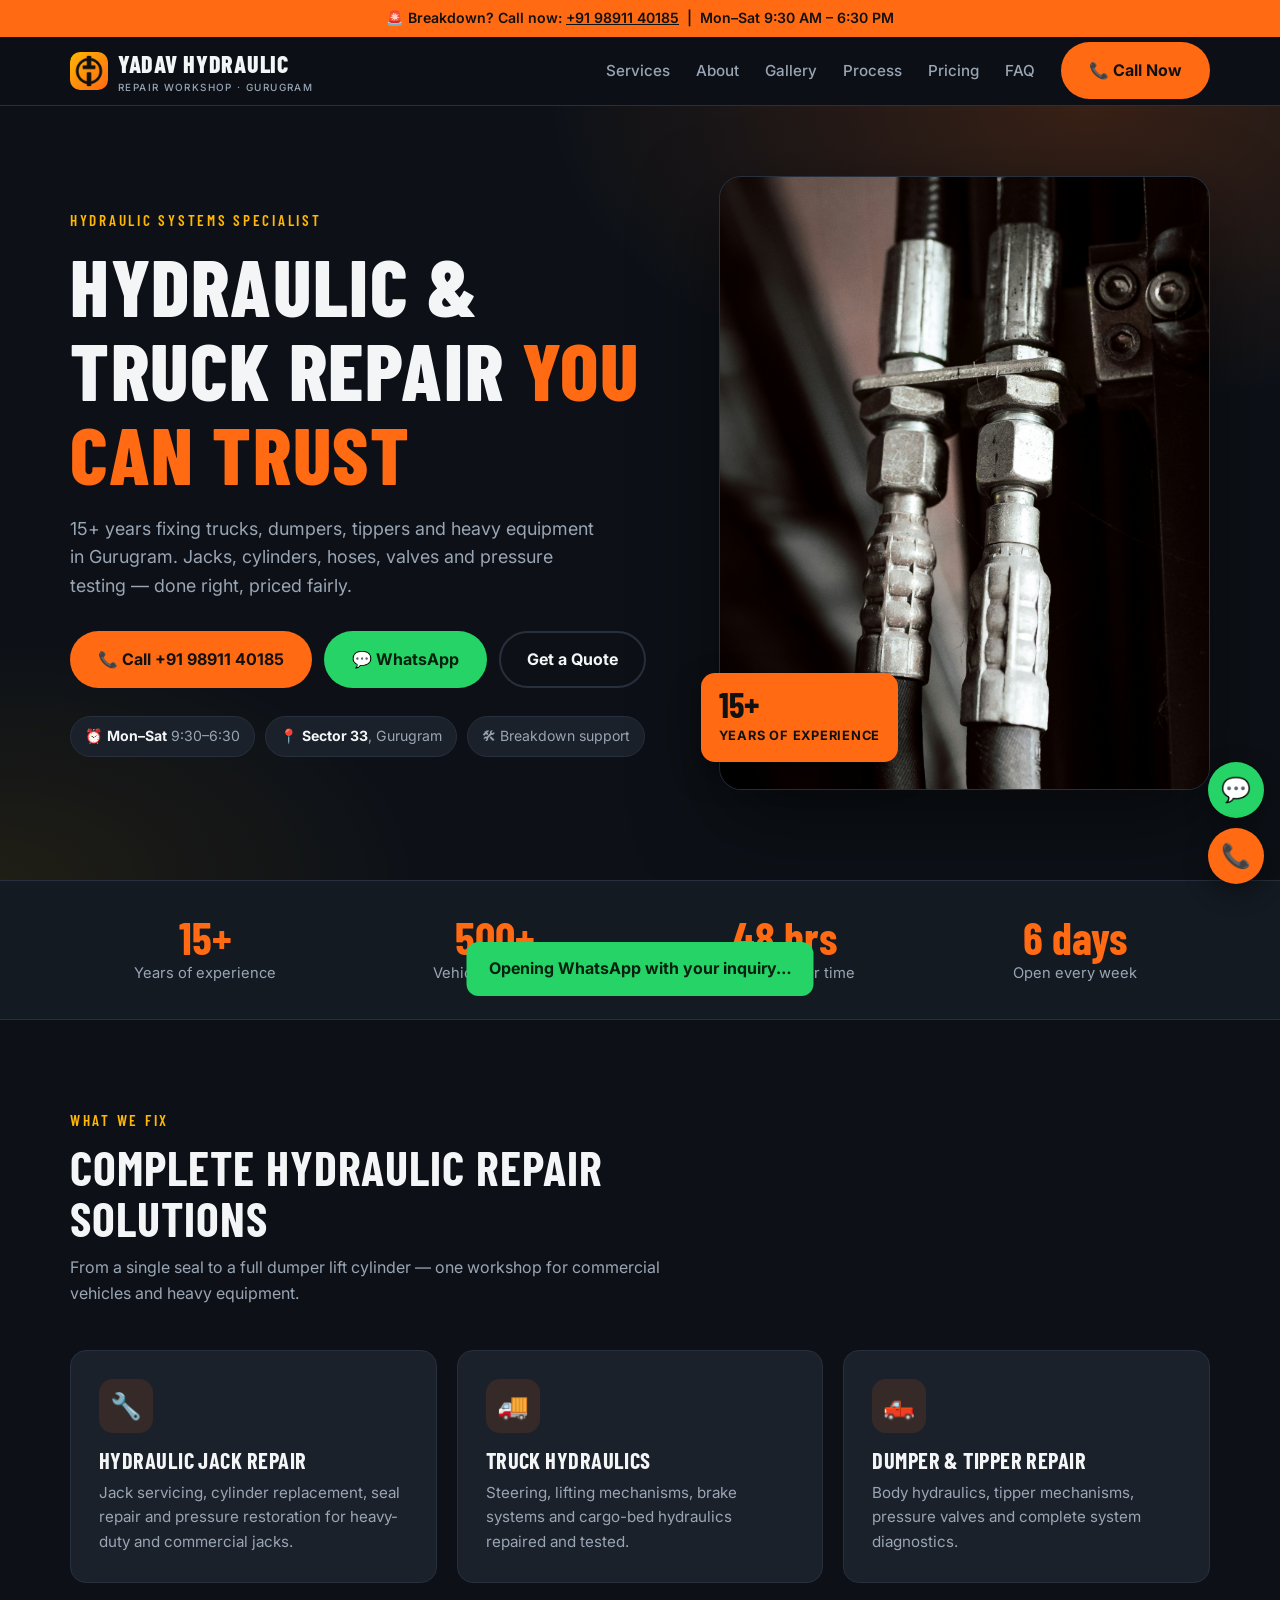
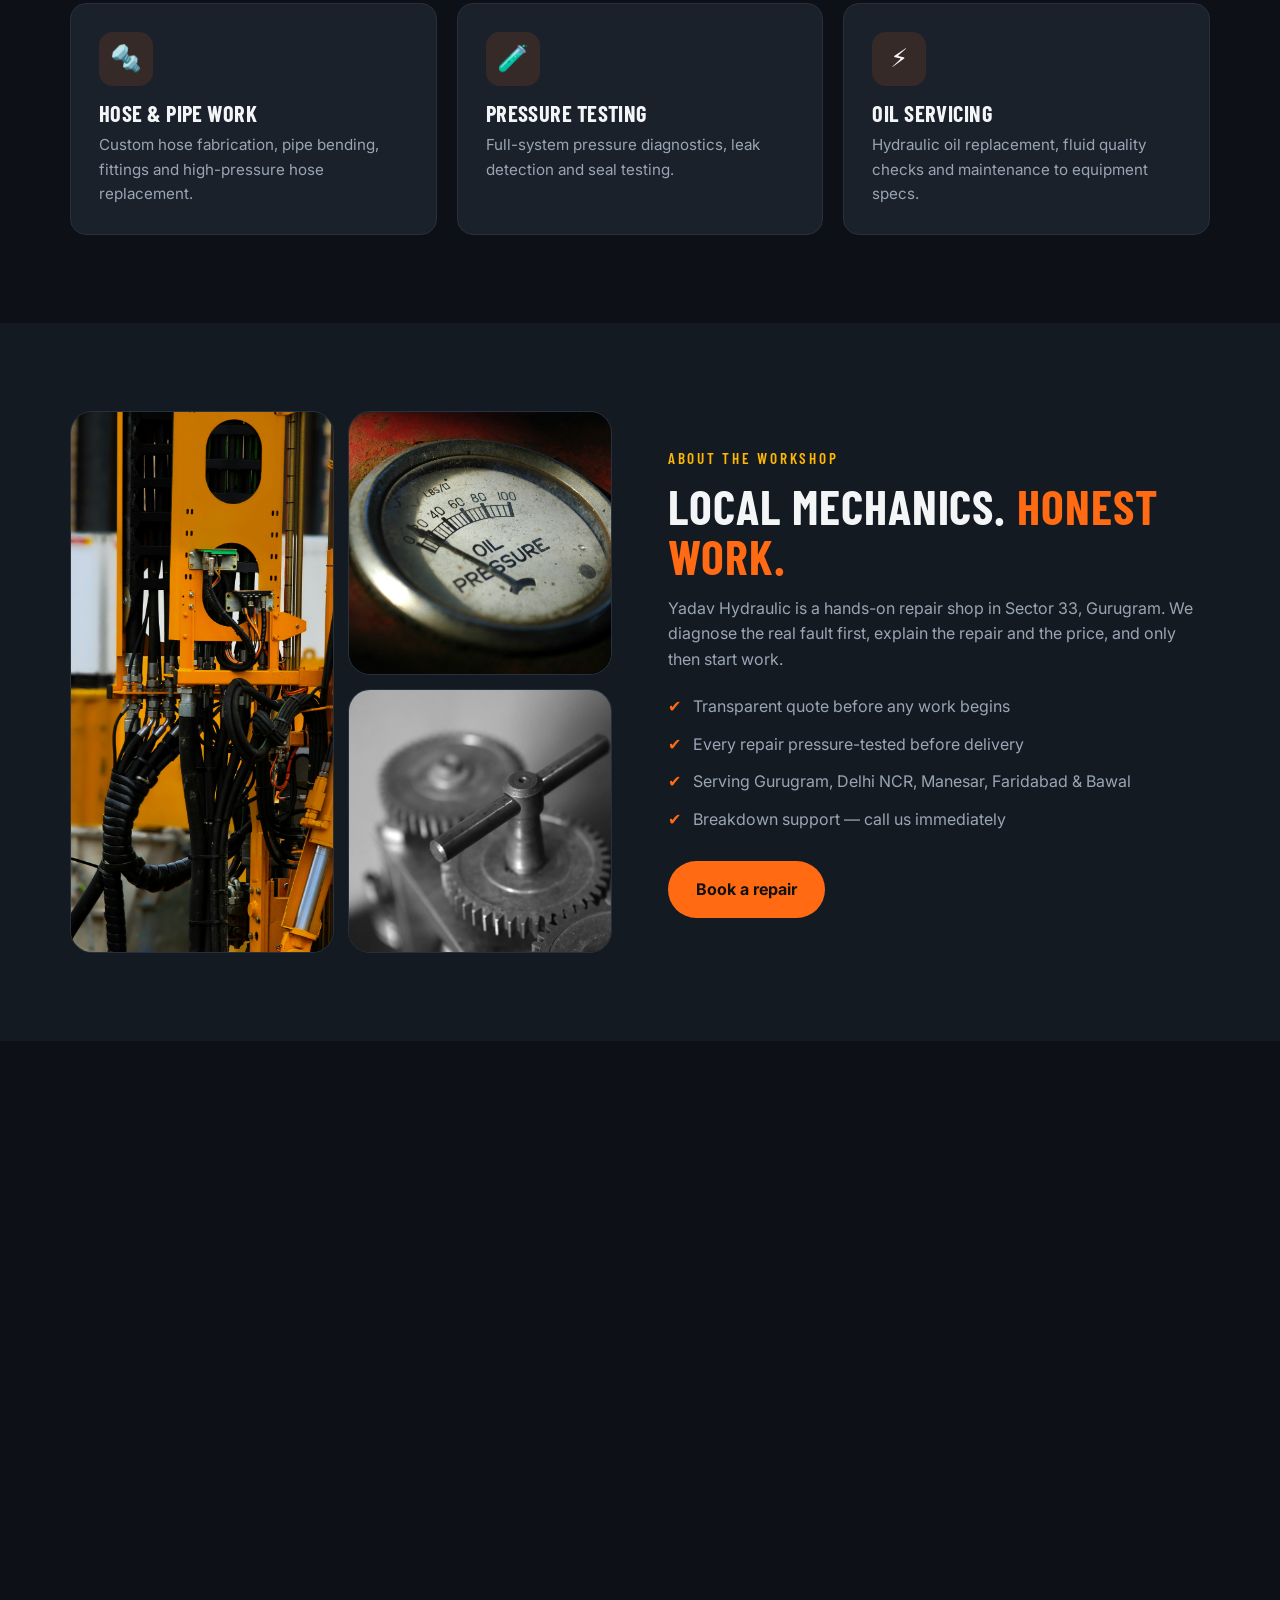
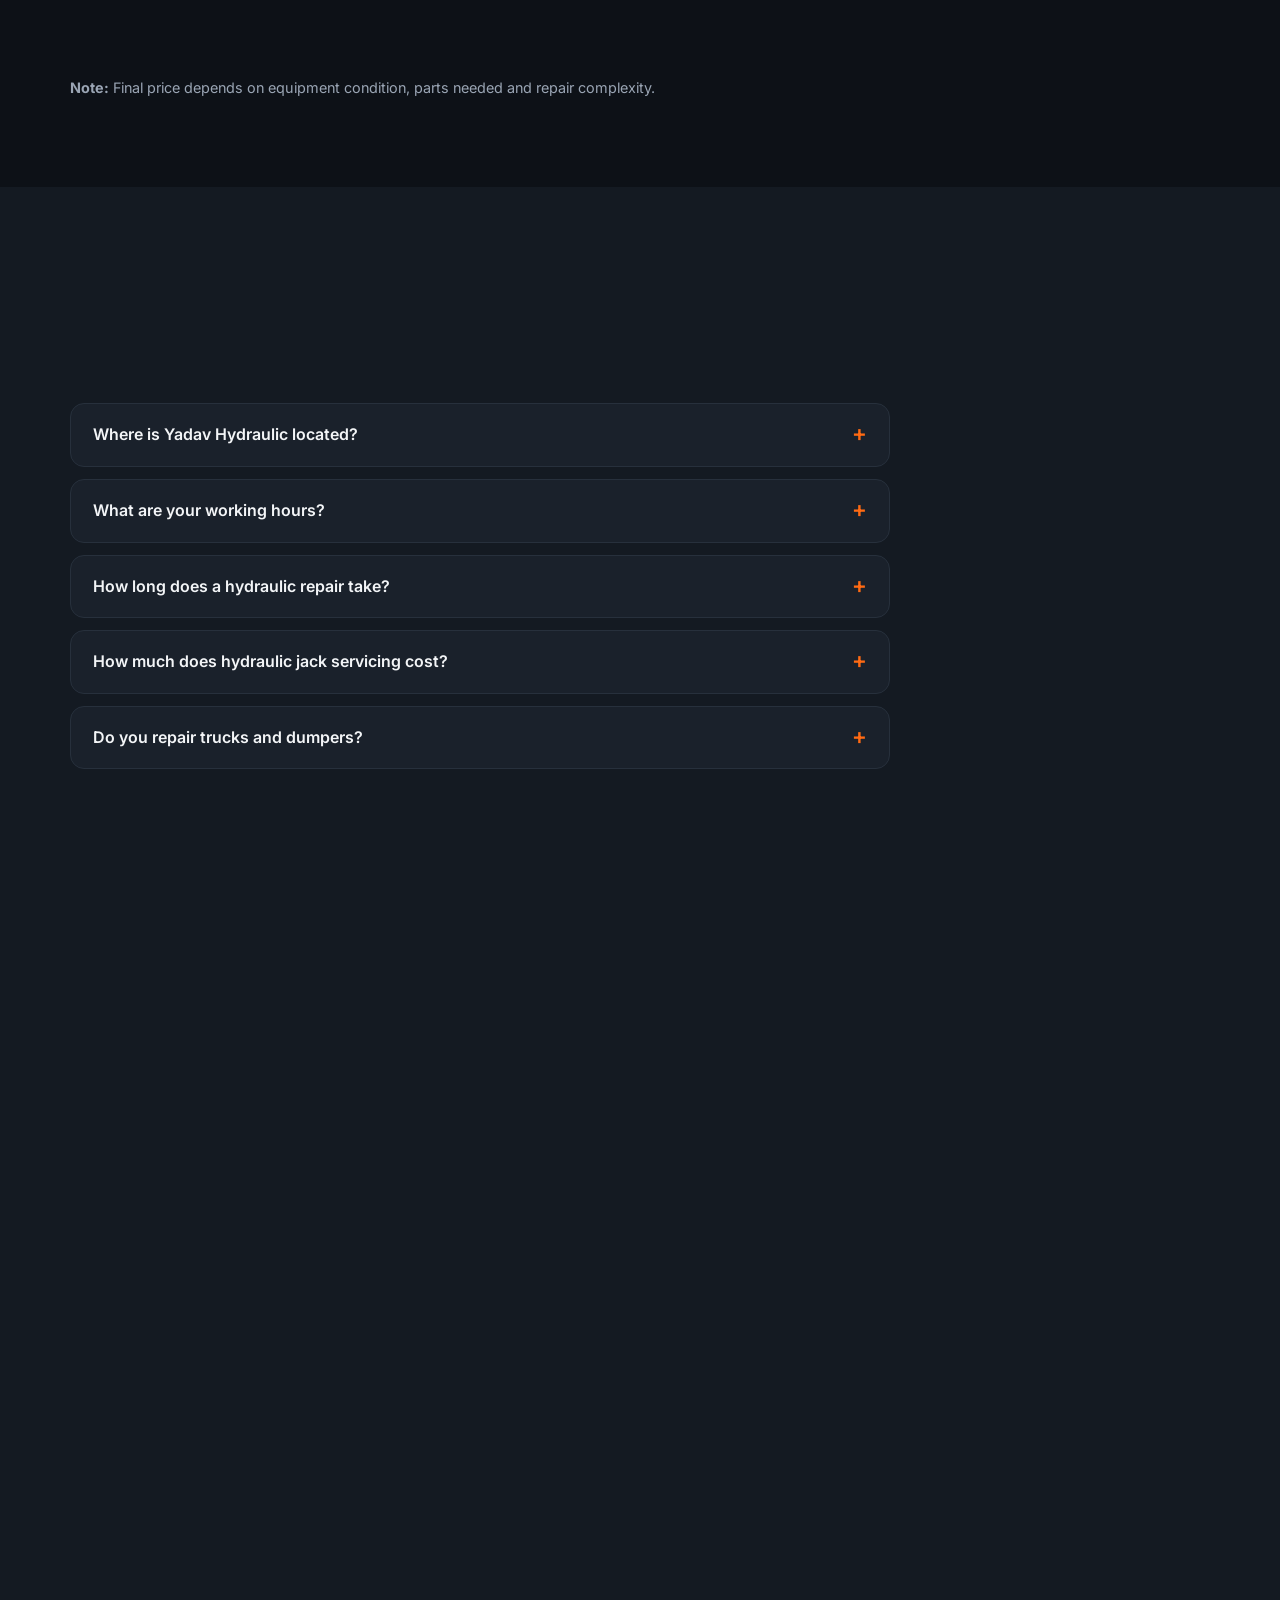
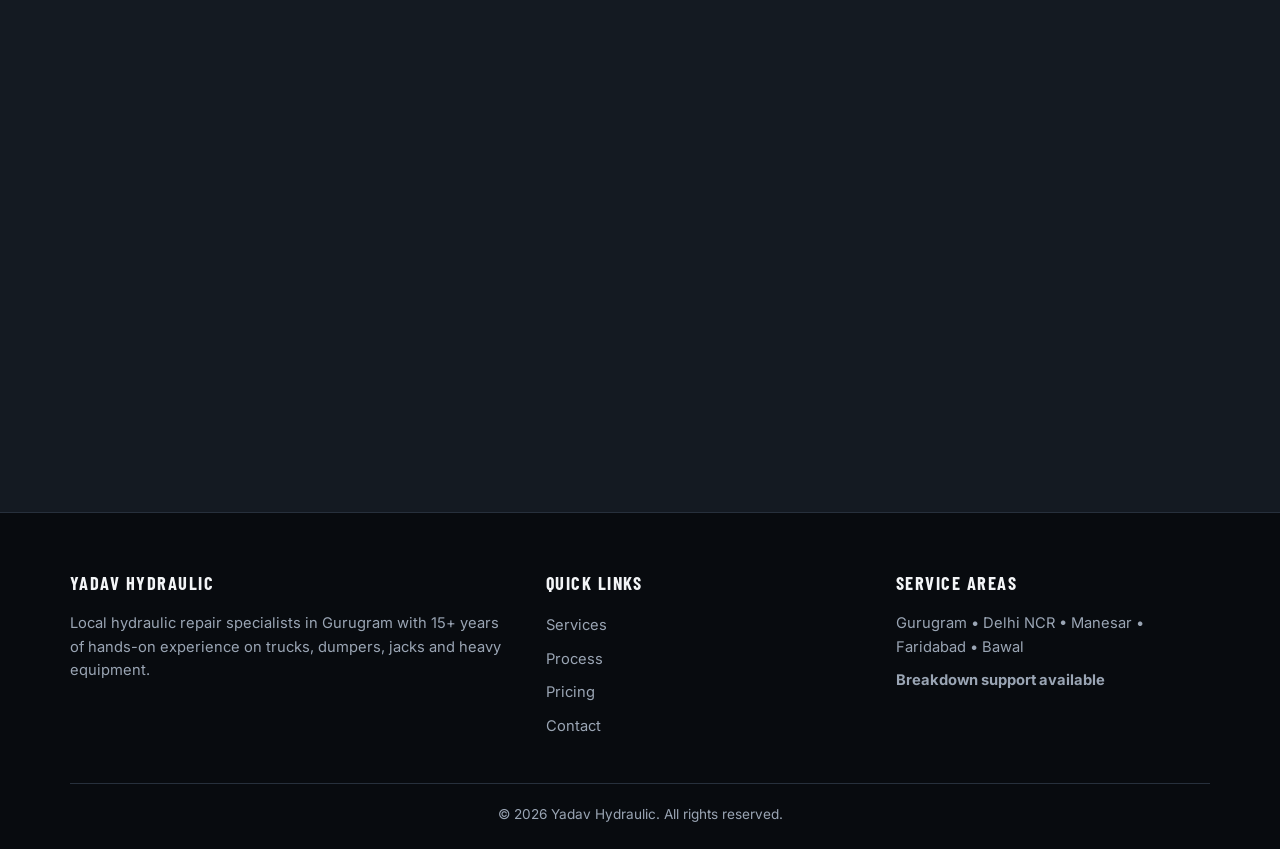
<file: index.html>
<!DOCTYPE html>
<html lang="en-IN">
<head>
<meta charset="UTF-8">
<meta name="viewport" content="width=device-width, initial-scale=1.0">
<title>Hydraulic Repair in Gurugram | Truck, Dumper & Jack Service – Yadav Hydraulic</title>
<meta name="description" content="Yadav Hydraulic – trusted hydraulic repair workshop in Sector 33, Gurugram. Truck, dumper & tipper hydraulics, jack repair, hose fabrication, pressure testing. 15+ years. Call +91 98911 40185.">
<meta name="keywords" content="hydraulic repair Gurugram, truck hydraulic repair, dumper hydraulic service, hydraulic jack repair Gurgaon, hydraulic hose pipe Gurugram, hydraulic cylinder repair, tipper repair, Sector 33 Gurugram workshop">
<meta name="author" content="Yadav Hydraulic">
<meta name="robots" content="index, follow, max-image-preview:large">
<meta name="theme-color" content="#0d1117">
<meta name="geo.region" content="IN-HR">
<meta name="geo.placename" content="Gurugram, Haryana">
<meta name="geo.position" content="28.4289;77.0410">
<meta name="ICBM" content="28.4289, 77.0410">
<link rel="canonical" href="https://yadavhydraulic.com/">

<!-- Open Graph / Twitter -->
<meta property="og:type" content="website">
<meta property="og:site_name" content="Yadav Hydraulic">
<meta property="og:locale" content="en_IN">
<meta property="og:title" content="Yadav Hydraulic – Truck, Dumper & Hydraulic Jack Repair in Gurugram">
<meta property="og:description" content="Expert hydraulic repair for trucks, dumpers, tippers and jacks. Sector 33, Gurugram. Call +91 98911 40185.">
<meta property="og:url" content="https://yadavhydraulic.com/">
<meta property="og:image" content="https://yadavhydraulic.com/assets/og-image.jpg">
<meta name="twitter:card" content="summary_large_image">
<meta name="twitter:title" content="Yadav Hydraulic – Hydraulic Repair Workshop, Gurugram">
<meta name="twitter:description" content="Truck, dumper, tipper & jack hydraulic repair with 15+ years of experience.">
<meta name="twitter:image" content="https://yadavhydraulic.com/assets/og-image.jpg">

<link rel="icon" type="image/png" href="assets/favicon.png">
<link rel="apple-touch-icon" href="assets/favicon.png">
<link rel="preconnect" href="https://fonts.googleapis.com">
<link rel="preconnect" href="https://fonts.gstatic.com" crossorigin>
<link href="https://fonts.googleapis.com/css2?family=Barlow+Condensed:wght@600;700;800&family=Inter:wght@400;500;600;700&display=swap" rel="stylesheet">
<link rel="stylesheet" href="css/style.css">

<script type="application/ld+json">
{
  "@context": "https://schema.org",
  "@type": "AutoRepair",
  "logo": "https://yadavhydraulic.com/assets/logo.png",
  "@id": "https://yadavhydraulic.com/#business",
  "name": "Yadav Hydraulic",
  "description": "Hydraulic repair workshop in Gurugram for trucks, dumpers, tippers, hydraulic jacks, hoses and cylinders.",
  "url": "https://yadavhydraulic.com/",
  "image": "https://yadavhydraulic.com/assets/og-image.jpg",
  "telephone": ["+919891140185", "+919873440185"],
  "priceRange": "₹₹",
  "address": {
    "@type": "PostalAddress",
    "streetAddress": "Sector 33, Nahar Pur Rupa, Near Vinod Service Station & Shri Krishna Dharma Kanta",
    "addressLocality": "Gurugram",
    "addressRegion": "Haryana",
    "postalCode": "122004",
    "addressCountry": "IN"
  },
  "geo": {"@type": "GeoCoordinates", "latitude": 28.4289, "longitude": 77.0410},
  "openingHoursSpecification": [{
    "@type": "OpeningHoursSpecification",
    "dayOfWeek": ["Monday","Tuesday","Wednesday","Thursday","Friday","Saturday"],
    "opens": "09:30", "closes": "18:30"
  }],
  "areaServed": ["Gurugram","Delhi NCR","Manesar","Faridabad","Bawal"],
  "hasOfferCatalog": {
    "@type": "OfferCatalog",
    "name": "Hydraulic repair services",
    "itemListElement": [
      {"@type":"Offer","itemOffered":{"@type":"Service","name":"Hydraulic jack repair"}},
      {"@type":"Offer","itemOffered":{"@type":"Service","name":"Truck hydraulic repair"}},
      {"@type":"Offer","itemOffered":{"@type":"Service","name":"Dumper and tipper repair"}},
      {"@type":"Offer","itemOffered":{"@type":"Service","name":"Hydraulic hose and pipe fabrication"}},
      {"@type":"Offer","itemOffered":{"@type":"Service","name":"Pressure testing and diagnostics"}},
      {"@type":"Offer","itemOffered":{"@type":"Service","name":"Hydraulic oil servicing"}}
    ]
  }
}
</script>
<script type="application/ld+json">
{
  "@context": "https://schema.org",
  "@type": "FAQPage",
  "mainEntity": [
    {"@type":"Question","name":"Where is Yadav Hydraulic located?","acceptedAnswer":{"@type":"Answer","text":"Our workshop is in Sector 33, Nahar Pur Rupa, Gurugram, Haryana 122004, near Vinod Service Station and Shri Krishna Dharma Kanta."}},
    {"@type":"Question","name":"What are your working hours?","acceptedAnswer":{"@type":"Answer","text":"We are open Monday to Saturday, 9:30 AM to 6:30 PM. Sunday is closed. Call us for breakdown support."}},
    {"@type":"Question","name":"How long does a hydraulic repair take?","acceptedAnswer":{"@type":"Answer","text":"Most repairs are completed within about 48 hours, depending on the equipment condition and parts needed."}},
    {"@type":"Question","name":"How much does hydraulic jack servicing cost?","acceptedAnswer":{"@type":"Answer","text":"Basic hydraulic jack servicing starts from ₹500. Final pricing depends on parts and repair complexity."}},
    {"@type":"Question","name":"Do you repair trucks and dumpers?","acceptedAnswer":{"@type":"Answer","text":"Yes. We repair truck hydraulics, dumper and tipper lift cylinders, valves and hoses."}}
  ]
}
</script>
</head>
<body id="home">

<div class="topbar">🚨 Breakdown? Call now: <a href="tel:+919891140185">+91 98911 40185</a> &nbsp;|&nbsp; Mon–Sat 9:30 AM – 6:30 PM</div>

<header class="nav">
  <div class="wrap nav-in">
    <a href="#home" class="logo" aria-label="Yadav Hydraulic home">
      <img class="logo-mark" src="assets/favicon.png" alt="" width="38" height="38">
      <span>Yadav Hydraulic<small>REPAIR WORKSHOP · GURUGRAM</small></span>
    </a>
    <nav aria-label="Main">
      <ul>
        <li><a class="link" href="#services">Services</a></li>
        <li><a class="link" href="#about">About</a></li>
        <li><a class="link" href="#gallery">Gallery</a></li>
        <li><a class="link" href="#process">Process</a></li>
        <li><a class="link" href="#pricing">Pricing</a></li>
        <li><a class="link" href="#faq">FAQ</a></li>
        <li><a class="btn btn-primary" href="tel:+919891140185">📞 Call Now</a></li>
      </ul>
    </nav>
    <button class="burger" aria-label="Menu" aria-expanded="false">☰</button>
  </div>
</header>

<main>
<!-- HERO -->
<section class="hero">
  <div class="wrap hero-grid">
    <div>
      <span class="eyebrow">Hydraulic Systems Specialist</span>
      <h1>Hydraulic &amp; Truck Repair <span class="accent">You Can Trust</span></h1>
      <p class="lead">15+ years fixing trucks, dumpers, tippers and heavy equipment in Gurugram. Jacks, cylinders, hoses, valves and pressure testing — done right, priced fairly.</p>
      <div class="cta-row">
        <a class="btn btn-primary" href="tel:+919891140185">📞 Call +91 98911 40185</a>
        <a class="btn btn-wa" href="https://wa.me/919891140185?text=Hello%20Yadav%20Hydraulic%2C%20I%20need%20a%20repair%20quote." target="_blank" rel="noopener">💬 WhatsApp</a>
        <a class="btn btn-ghost" href="#contact">Get a Quote</a>
      </div>
      <div class="chips">
        <span class="chip">⏰ <b>Mon–Sat</b> 9:30–6:30</span>
        <span class="chip">📍 <b>Sector 33</b>, Gurugram</span>
        <span class="chip">🛠 Breakdown support</span>
      </div>
    </div>
    <div class="hero-media">
      <div class="frame" data-label="Shop photo">
        <img src="assets/image.jpg" alt="Yadav Hydraulic workshop in Sector 33, Gurugram" width="800" height="1000" fetchpriority="high">
      </div>
      <div class="badge"><b>15+</b><span>Years of experience</span></div>
    </div>
  </div>
</section>

<!-- STATS -->
<div class="stats">
  <div class="wrap stats-grid">
    <div><b>15+</b><span>Years of experience</span></div>
    <div><b>500+</b><span>Vehicles repaired</span></div>
    <div><b>48 hrs</b><span>Average repair time</span></div>
    <div><b>6 days</b><span>Open every week</span></div>
  </div>
</div>

<!-- SERVICES -->
<section id="services">
  <div class="wrap">
    <div class="sec-head reveal">
      <span class="eyebrow">What we fix</span>
      <h2>Complete hydraulic repair solutions</h2>
      <p>From a single seal to a full dumper lift cylinder — one workshop for commercial vehicles and heavy equipment.</p>
    </div>
    <div class="cards">
      <article class="card reveal"><div class="ico">🔧</div><h3>Hydraulic Jack Repair</h3><p>Jack servicing, cylinder replacement, seal repair and pressure restoration for heavy-duty and commercial jacks.</p></article>
      <article class="card reveal"><div class="ico">🚚</div><h3>Truck Hydraulics</h3><p>Steering, lifting mechanisms, brake systems and cargo-bed hydraulics repaired and tested.</p></article>
      <article class="card reveal"><div class="ico">🛻</div><h3>Dumper &amp; Tipper Repair</h3><p>Body hydraulics, tipper mechanisms, pressure valves and complete system diagnostics.</p></article>
      <article class="card reveal"><div class="ico">🔩</div><h3>Hose &amp; Pipe Work</h3><p>Custom hose fabrication, pipe bending, fittings and high-pressure hose replacement.</p></article>
      <article class="card reveal"><div class="ico">🧪</div><h3>Pressure Testing</h3><p>Full-system pressure diagnostics, leak detection and seal testing.</p></article>
      <article class="card reveal"><div class="ico">⚡</div><h3>Oil Servicing</h3><p>Hydraulic oil replacement, fluid quality checks and maintenance to equipment specs.</p></article>
    </div>
  </div>
</section>

<!-- ABOUT -->
<section class="about" id="about">
  <div class="wrap about-grid">
    <div class="about-media reveal">
      <div class="frame" data-label="Workshop"><img src="assets/image2.jpg" alt="Hydraulic repair work at Yadav Hydraulic shop" loading="lazy"></div>
      <div class="frame" data-label="Our work"><img src="assets/image3.jpg" alt="Hydraulic cylinder and hose repair" loading="lazy"></div>
      <div class="frame" data-label="Equipment"><img src="assets/image4.jpg" alt="Pressure testing equipment at the workshop" loading="lazy"></div>
    </div>
    <div class="reveal">
      <span class="eyebrow">About the workshop</span>
      <h2>Local mechanics. <span class="accent">Honest work.</span></h2>
      <p style="color:var(--muted);margin-top:14px">Yadav Hydraulic is a hands-on repair shop in Sector 33, Gurugram. We diagnose the real fault first, explain the repair and the price, and only then start work.</p>
      <ul class="ticks">
        <li>Transparent quote before any work begins</li>
        <li>Every repair pressure-tested before delivery</li>
        <li>Serving Gurugram, Delhi NCR, Manesar, Faridabad &amp; Bawal</li>
        <li>Breakdown support — call us immediately</li>
      </ul>
      <div class="cta-row" style="margin-top:28px"><a class="btn btn-primary" href="#contact">Book a repair</a></div>
    </div>
  </div>
</section>

<!-- GALLERY -->
<section id="gallery">
  <div class="wrap">
    <div class="sec-head reveal">
      <span class="eyebrow">Inside the shop</span>
      <h2>Our work, up close</h2>
    </div>
    <div class="gallery">
      <div class="frame reveal" data-label="Photo 1"><img src="assets/image5.jpg" alt="Hydraulic jack repair in progress" loading="lazy"></div>
      <div class="frame reveal" data-label="Photo 2"><img src="assets/image6.jpg" alt="Truck hydraulic cylinder service" loading="lazy"></div>
      <div class="frame reveal" data-label="Photo 3"><img src="assets/image7.jpg" alt="Hydraulic hose fabrication" loading="lazy"></div>
      <div class="frame reveal" data-label="Photo 4"><img src="assets/image8.jpg" alt="Dumper lift cylinder repair" loading="lazy"></div>
      <div class="frame reveal" data-label="Photo 5"><img src="assets/image9.jpg" alt="Yadav Hydraulic shop front" loading="lazy"></div>
      <div class="frame reveal" data-label="Photo 6"><img src="assets/image10.jpg" alt="Tools and equipment at Yadav Hydraulic" loading="lazy"></div>
    </div>
  </div>
</section>

<!-- PROCESS -->
<section class="about" id="process">
  <div class="wrap">
    <div class="sec-head reveal">
      <span class="eyebrow">How we work</span>
      <h2>From breakdown to back on the road</h2>
    </div>
    <div class="steps">
      <div class="step reveal"><h3>Inspection</h3><p>Visual and pressure testing to find the exact fault in your hydraulic system.</p></div>
      <div class="step reveal"><h3>Quote &amp; Approval</h3><p>Clear pricing and repair plan explained before any work begins.</p></div>
      <div class="step reveal"><h3>Repair &amp; Testing</h3><p>Expert repair followed by rigorous testing so it works properly.</p></div>
      <div class="step reveal"><h3>Delivery</h3><p>Your equipment returned with maintenance advice for the future.</p></div>
    </div>
  </div>
</section>

<!-- PRICING -->
<section id="pricing">
  <div class="wrap">
    <div class="sec-head reveal">
      <span class="eyebrow">Pricing</span>
      <h2>Transparent starting rates</h2>
      <p>Common repairs at honest prices. Call for a custom quote on other jobs.</p>
    </div>
    <div class="price-wrap reveal">
      <div class="price-row"><span>Hydraulic Jack Basic Servicing</span><b>₹500</b></div>
      <div class="price-row"><span>Hydraulic Hose Fabrication &amp; Installation</span><b>From ₹50/m</b></div>
      <div class="price-row"><span>Seal &amp; O-Ring Replacement (single component)</span><b>₹250 – ₹500</b></div>
      <div class="price-row"><span>Pressure Testing &amp; System Diagnostics</span><b>₹100</b></div>
      <div class="price-row"><span>Truck Hydraulic Brake System Service</span><b>₹350 – ₹700</b></div>
      <div class="price-row"><span>Dumper Lift Cylinder Repair</span><b>₹800 – ₹1,500</b></div>
      <div class="price-row"><span>Oil Drain &amp; Refill (premium grade)</span><b>₹200 – ₹400</b></div>
    </div>
    <p class="note"><strong>Note:</strong> Final price depends on equipment condition, parts needed and repair complexity.</p>
  </div>
</section>

<!-- FAQ -->
<section class="about" id="faq">
  <div class="wrap">
    <div class="sec-head reveal">
      <span class="eyebrow">FAQ</span>
      <h2>Common questions</h2>
    </div>
    <div class="faq-list">
      <details><summary>Where is Yadav Hydraulic located?</summary><p>Sector 33, Nahar Pur Rupa, Gurugram, Haryana 122004 — near Vinod Service Station &amp; Shri Krishna Dharma Kanta.</p></details>
      <details><summary>What are your working hours?</summary><p>Monday to Saturday, 9:30 AM – 6:30 PM. Sunday closed. Call us for breakdown support.</p></details>
      <details><summary>How long does a hydraulic repair take?</summary><p>Most repairs are done in about 48 hours, depending on the equipment's condition and the parts needed.</p></details>
      <details><summary>How much does hydraulic jack servicing cost?</summary><p>Basic servicing starts from ₹500. We confirm the final price after inspection and before starting work.</p></details>
      <details><summary>Do you repair trucks and dumpers?</summary><p>Yes — truck hydraulics, dumper and tipper lift cylinders, valves, hoses and more.</p></details>
    </div>
  </div>
</section>

<!-- CONTACT -->
<section class="contact" id="contact">
  <div class="wrap">
    <div class="sec-head reveal">
      <span class="eyebrow">Visit or call</span>
      <h2>Get your repair started</h2>
    </div>
    <div class="contact-grid">
      <div class="info reveal">
        <div class="info-item"><span class="ico">📍</span><div><h3>Address</h3><p>Sector 33, Nahar Pur Rupa, Gurugram, Haryana 122004<br>Near Vinod Service Station &amp; Shri Krishna Dharma Kanta</p></div></div>
        <div class="info-item"><span class="ico">📞</span><div><h3>Phone</h3><a href="tel:+919891140185">+91 98911 40185</a><a href="tel:+919873440185">+91 98734 40185</a></div></div>
        <div class="info-item"><span class="ico">⏰</span><div><h3>Hours</h3><p>Monday – Saturday: 9:30 AM – 6:30 PM<br>Sunday: Closed</p></div></div>
        <div class="info-item emergency"><span class="ico">🚨</span><div><h3>Breakdown support</h3><p>Stuck on the road? Call immediately for emergency hydraulic repair.</p></div></div>
      </div>
      <form id="inquiry" class="reveal">
        <h3>Quick inquiry</h3>
        <label>Your name<input name="name" required autocomplete="name"></label>
        <label>Phone number<input name="phone" type="tel" required pattern="[0-9+\s-]{10,15}" autocomplete="tel"></label>
        <label>Vehicle type
          <select name="vehicle" required>
            <option value="">Select…</option><option>Truck</option><option>Tipper</option><option>Dumper</option><option>Hydraulic Jack</option><option>Other Equipment</option>
          </select>
        </label>
        <label>Problem description<textarea name="problem"></textarea></label>
        <button class="btn btn-primary" type="submit">Send on WhatsApp</button>
      </form>
    </div>
    <div class="map reveal">
      <iframe src="https://www.google.com/maps/embed?pb=!1m18!1m12!1m3!1d2813.865292446417!2d77.0180632!3d28.443516799999998!2m3!1f0!2f0!3f0!3m2!1i1024!2i768!4f13.1!3m3!1m2!1s0x390d18189d9e8e2b%3A0x4102cbda2cb34ea5!2sYadav%20Hydraulic!5e1!3m2!1sen!2sin!4v1792483537453!5m2!1sen!2sin" width="600" height="450" style="border:0;" allowfullscreen="" loading="lazy" referrerpolicy="strict-origin-when-cross-origin"></iframe>
    </div>
  </div>
</section>
</main>

<footer>
  <div class="wrap">
    <div class="foot-grid">
      <div><h4>Yadav Hydraulic</h4><p>Local hydraulic repair specialists in Gurugram with 15+ years of hands-on experience on trucks, dumpers, jacks and heavy equipment.</p></div>
      <div><h4>Quick links</h4><ul><li><a href="#services">Services</a></li><li><a href="#process">Process</a></li><li><a href="#pricing">Pricing</a></li><li><a href="#contact">Contact</a></li></ul></div>
      <div><h4>Service areas</h4><p>Gurugram • Delhi NCR • Manesar • Faridabad • Bawal</p><p style="margin-top:10px"><strong>Breakdown support available</strong></p></div>
    </div>
    <div class="copy">© 2026 Yadav Hydraulic. All rights reserved.</div>
  </div>
</footer>

<div class="float">
  <a class="wa" href="https://wa.me/919891140185" target="_blank" rel="noopener" aria-label="WhatsApp">💬</a>
  <a class="call" href="tel:+919891140185" aria-label="Call now">📞</a>
</div>
<div class="toast" id="toast">Opening WhatsApp with your inquiry…</div>

<script src="js/main.js" defer></script>
</body>
</html>
</file>
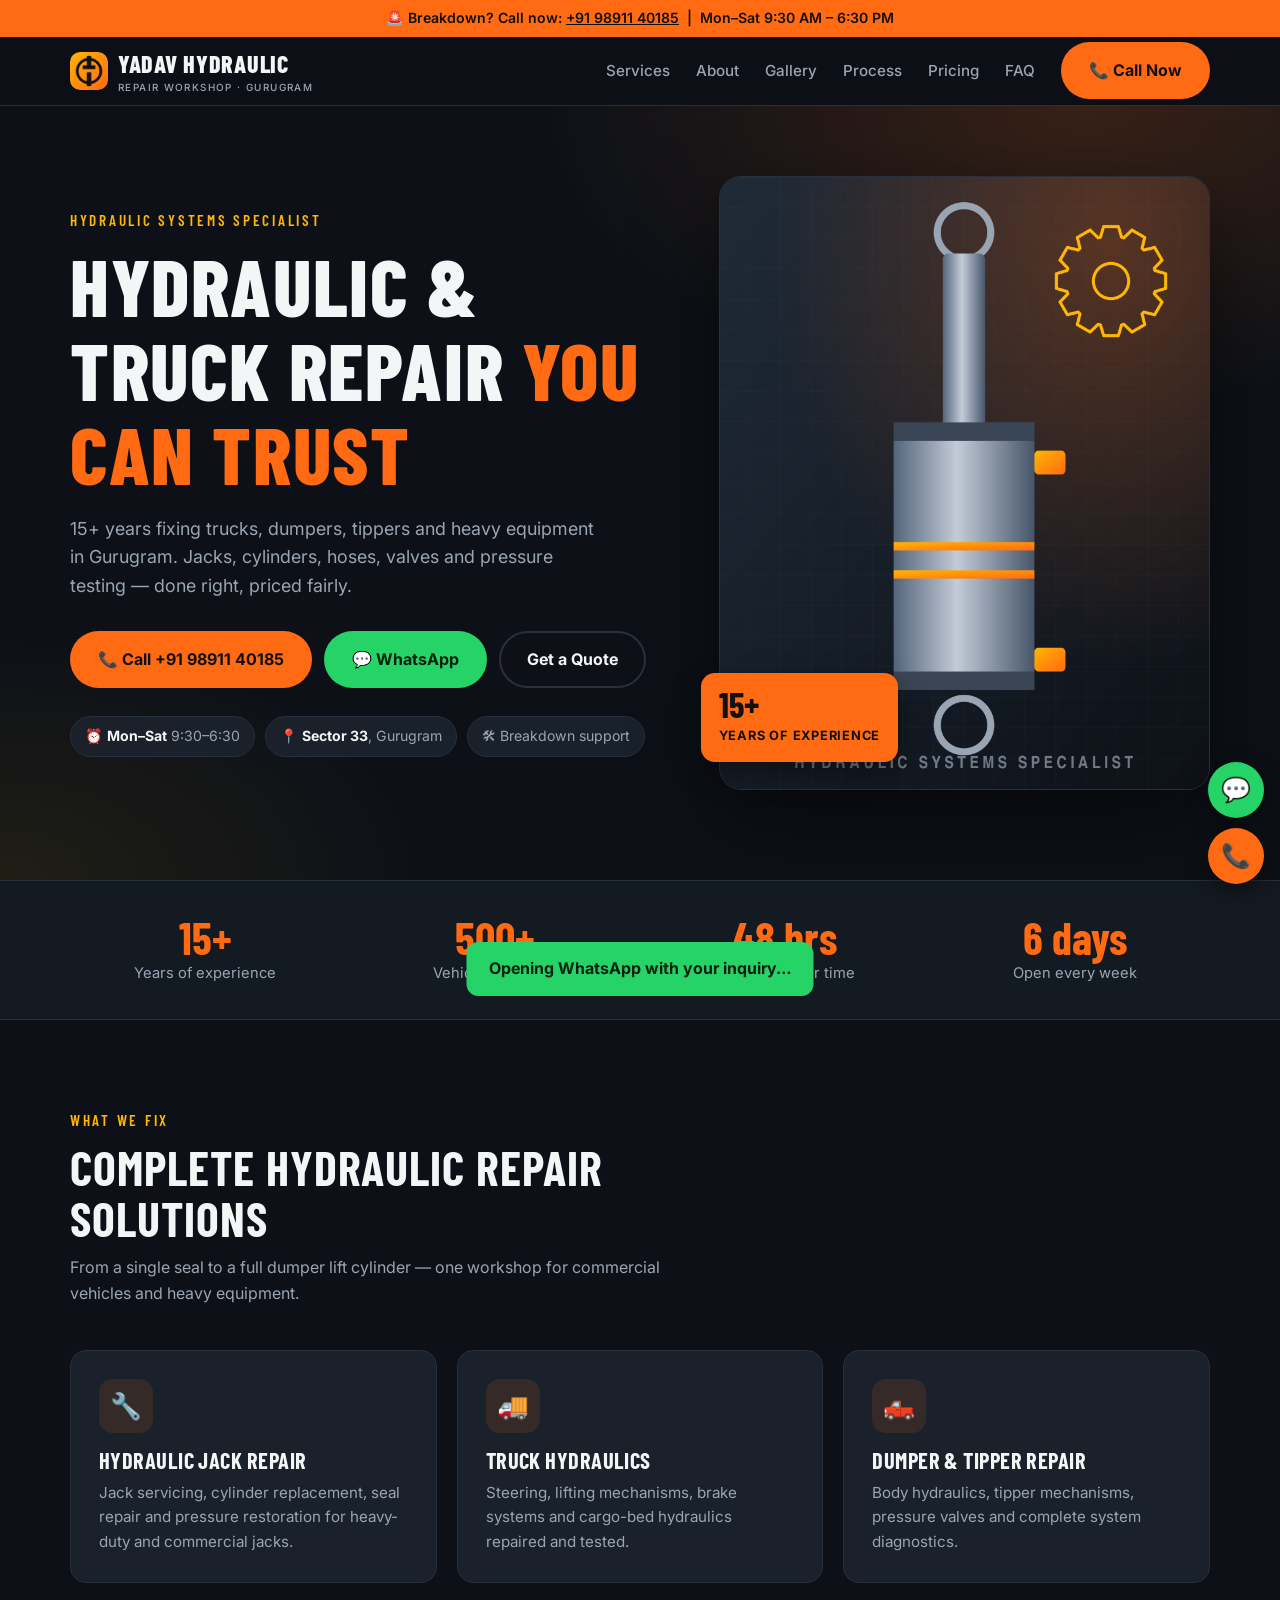
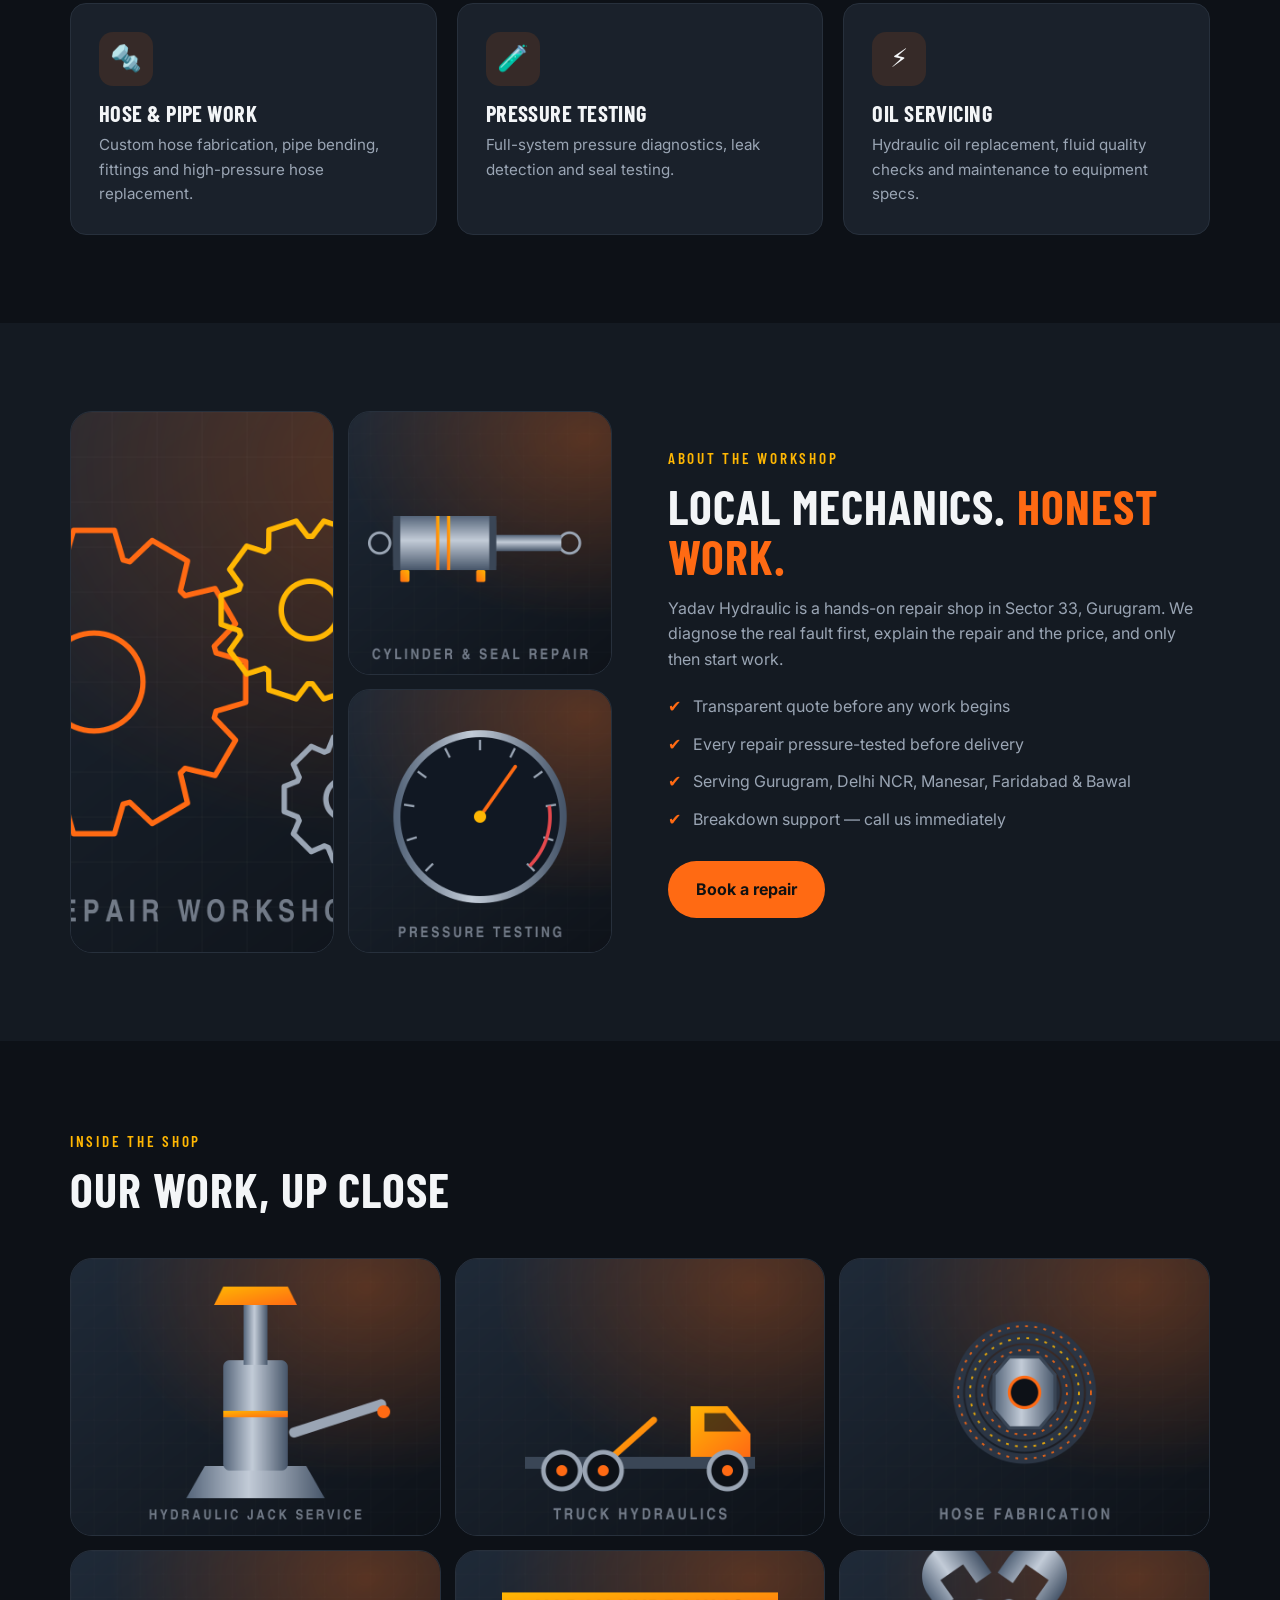
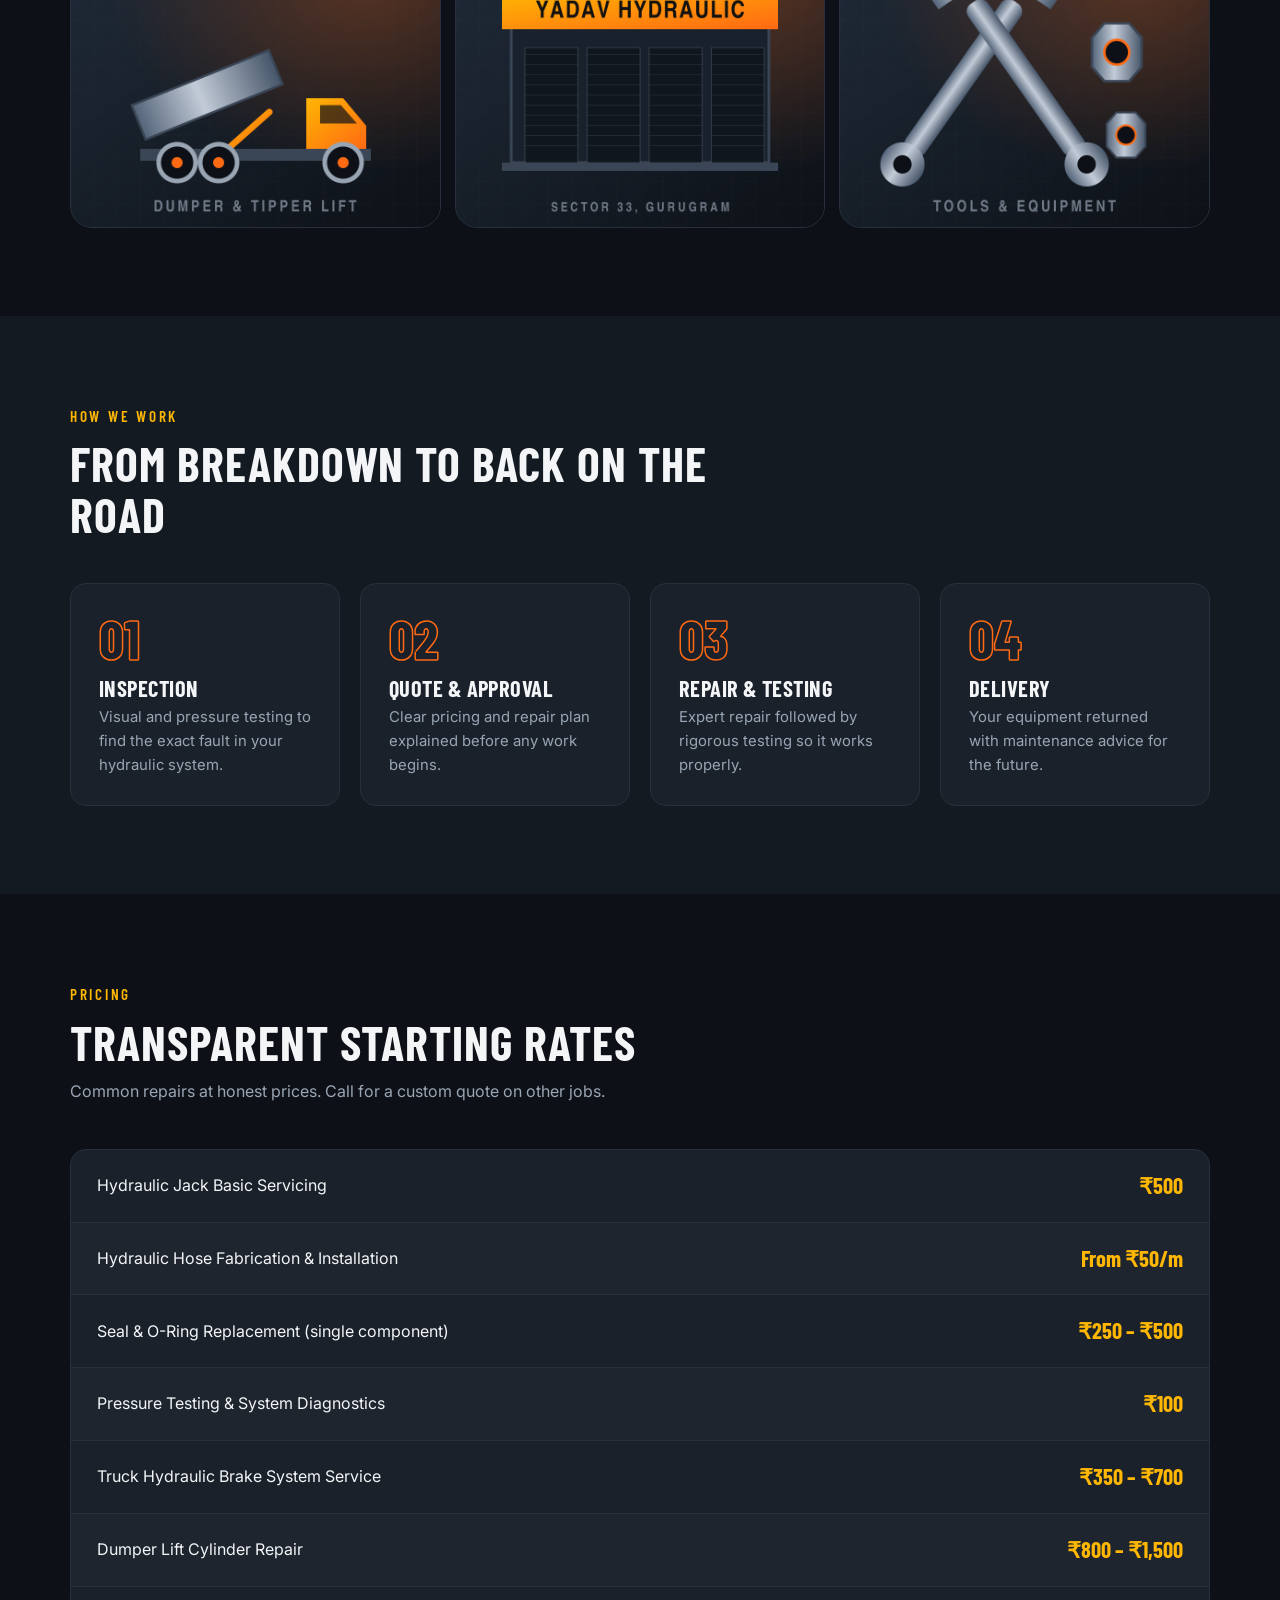
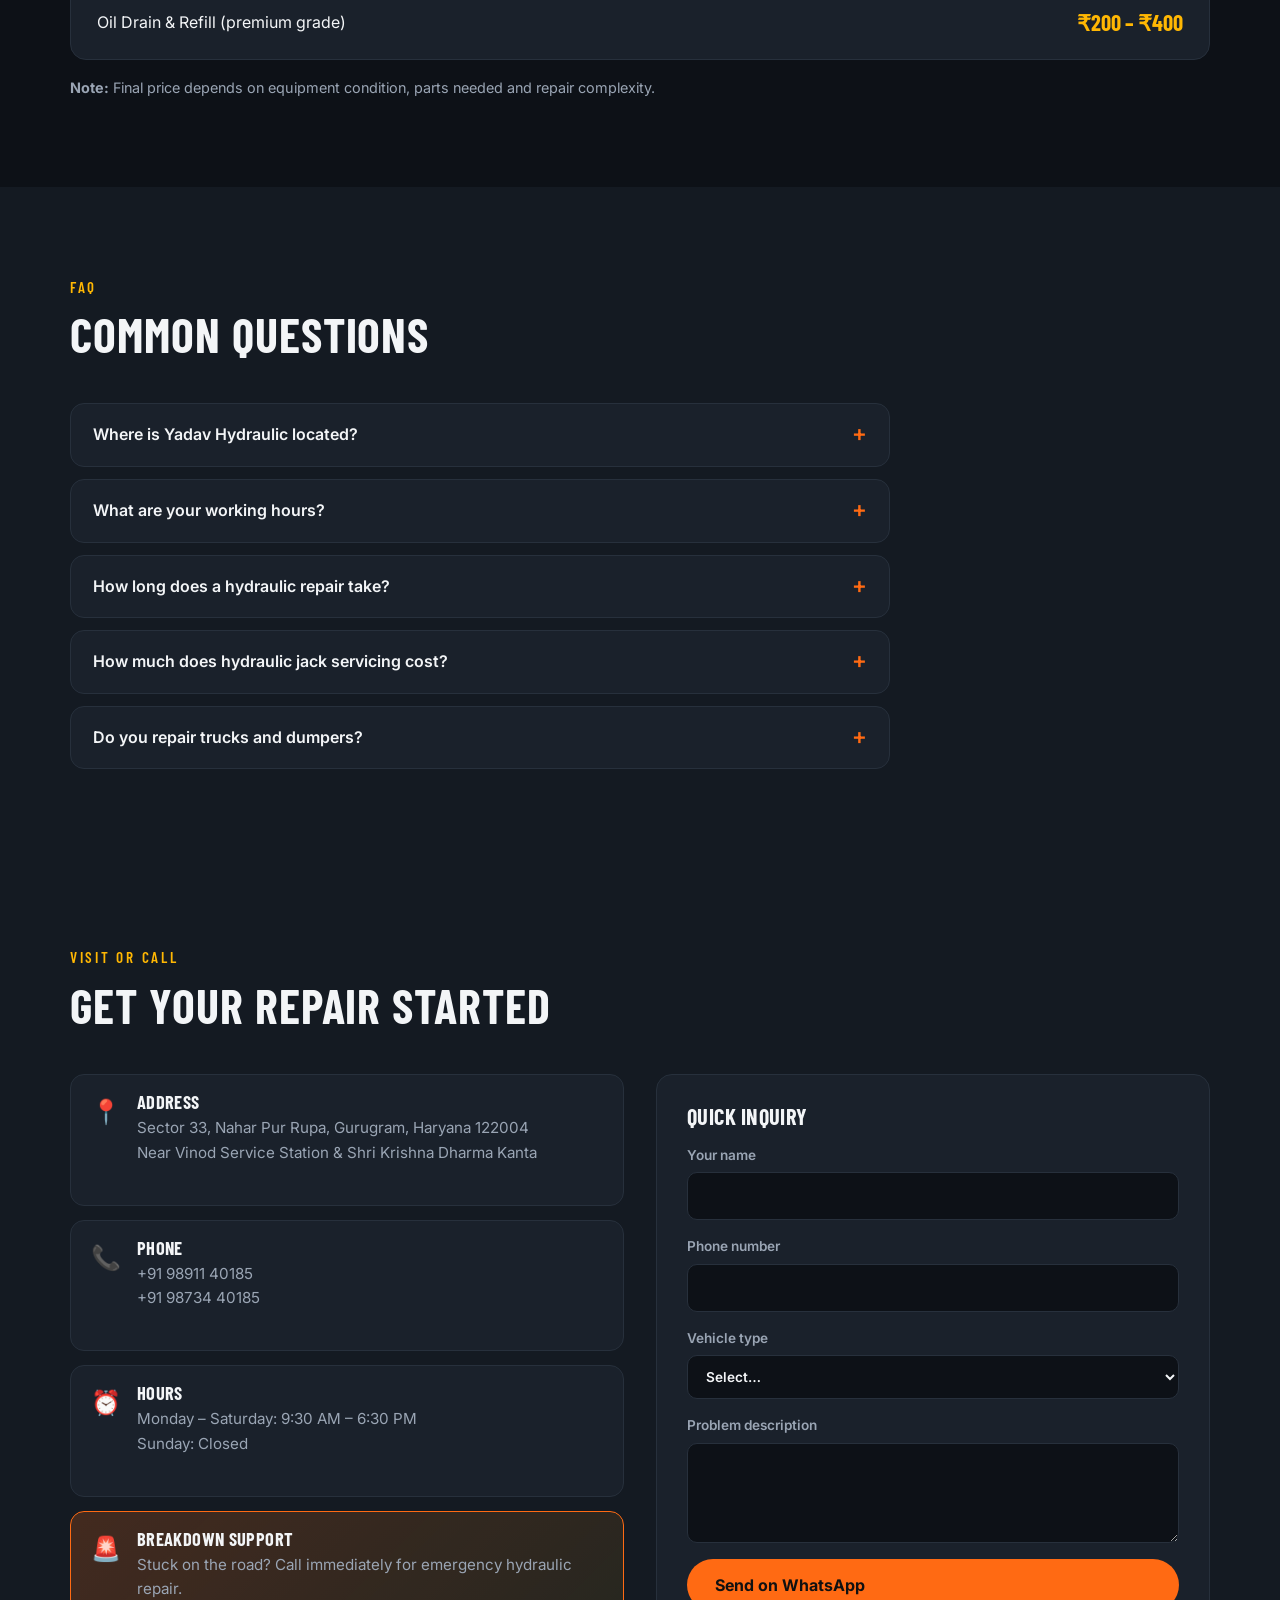
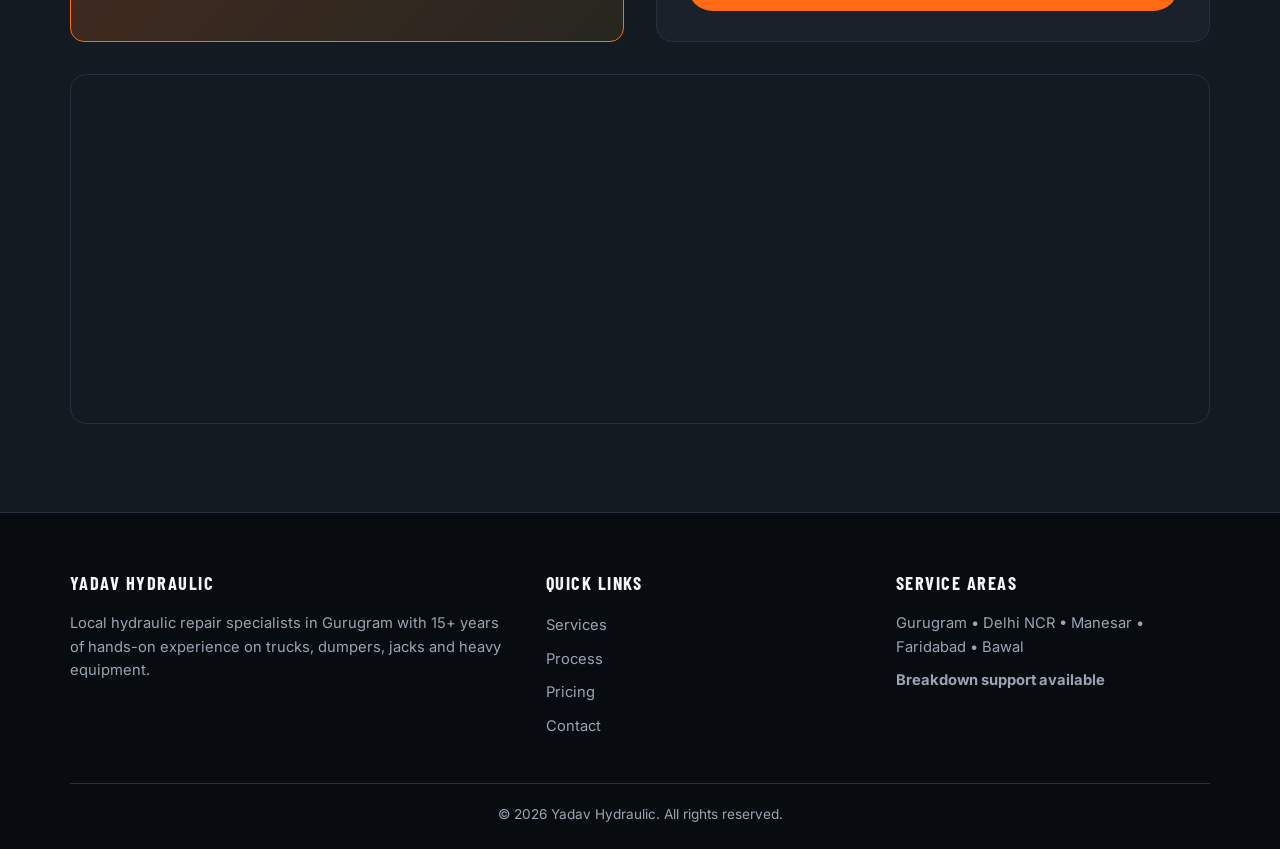
<file: yadav-hydraulic-onepage.html>
<!DOCTYPE html>
<html lang="en-IN">
<head>
<meta charset="UTF-8">
<meta name="viewport" content="width=device-width, initial-scale=1.0">
<title>Hydraulic Repair in Gurugram | Truck, Dumper & Jack Service – Yadav Hydraulic</title>
<meta name="description" content="Yadav Hydraulic – trusted hydraulic repair workshop in Sector 33, Gurugram. Truck, dumper & tipper hydraulics, jack repair, hose fabrication, pressure testing. 15+ years. Call +91 98911 40185.">
<meta name="keywords" content="hydraulic repair Gurugram, truck hydraulic repair, dumper hydraulic service, hydraulic jack repair Gurgaon, hydraulic hose pipe Gurugram, hydraulic cylinder repair, tipper repair, Sector 33 Gurugram workshop">
<meta name="author" content="Yadav Hydraulic">
<meta name="robots" content="index, follow, max-image-preview:large">
<meta name="theme-color" content="#0d1117">
<meta name="geo.region" content="IN-HR">
<meta name="geo.placename" content="Gurugram, Haryana">
<meta name="geo.position" content="28.4289;77.0410">
<meta name="ICBM" content="28.4289, 77.0410">
<link rel="canonical" href="https://yadavhydraulic.com/">

<!-- Open Graph / Twitter -->
<meta property="og:type" content="website">
<meta property="og:site_name" content="Yadav Hydraulic">
<meta property="og:locale" content="en_IN">
<meta property="og:title" content="Yadav Hydraulic – Truck, Dumper & Hydraulic Jack Repair in Gurugram">
<meta property="og:description" content="Expert hydraulic repair for trucks, dumpers, tippers and jacks. Sector 33, Gurugram. Call +91 98911 40185.">
<meta property="og:url" content="https://yadavhydraulic.com/">
<meta property="og:image" content="https://yadavhydraulic.com/assets/og-image.png">
<meta name="twitter:card" content="summary_large_image">
<meta name="twitter:title" content="Yadav Hydraulic – Hydraulic Repair Workshop, Gurugram">
<meta name="twitter:description" content="Truck, dumper, tipper & jack hydraulic repair with 15+ years of experience.">
<meta name="twitter:image" content="https://yadavhydraulic.com/assets/og-image.png">

<link rel="icon" type="image/png" href="assets/favicon.png">
<link rel="apple-touch-icon" href="assets/favicon.png">
<link rel="preconnect" href="https://fonts.googleapis.com">
<link rel="preconnect" href="https://fonts.gstatic.com" crossorigin>
<link href="https://fonts.googleapis.com/css2?family=Barlow+Condensed:wght@600;700;800&family=Inter:wght@400;500;600;700&display=swap" rel="stylesheet">
<style>
:root{
  --bg:#0d1117;--bg2:#141a22;--card:#1a212b;--line:#27303c;
  --ink:#f3f5f7;--muted:#9aa5b4;
  --accent:#ff6a13;--accent2:#ffb703;--ok:#25d366;
  --radius:16px;--max:1180px;
  --head:'Barlow Condensed','Arial Narrow',sans-serif;
  --body:'Inter',system-ui,-apple-system,'Segoe UI',Roboto,sans-serif;
}
*{box-sizing:border-box;margin:0;padding:0}
html{scroll-behavior:smooth;scroll-padding-top:80px}
body{font-family:var(--body);background:var(--bg);color:var(--ink);line-height:1.6;-webkit-font-smoothing:antialiased}
img{max-width:100%;display:block}
a{color:inherit;text-decoration:none}
ul{list-style:none}
.wrap{max-width:var(--max);margin:0 auto;padding:0 20px}
h1,h2,h3{font-family:var(--head);text-transform:uppercase;letter-spacing:.02em;line-height:1.05}
h1{font-size:clamp(2.6rem,7vw,5rem);font-weight:800}
h2{font-size:clamp(2rem,4.5vw,3rem);font-weight:700}
h3{font-size:1.4rem;font-weight:700}
.accent{color:var(--accent)}
.eyebrow{display:inline-block;font-family:var(--head);letter-spacing:.18em;text-transform:uppercase;color:var(--accent2);font-weight:600;font-size:.95rem;margin-bottom:10px}
section{padding:88px 0}
.sec-head{max-width:640px;margin-bottom:44px}
.sec-head p{color:var(--muted);margin-top:12px}

/* buttons */
.btn{display:inline-flex;align-items:center;gap:8px;padding:14px 26px;border-radius:999px;font-weight:700;font-size:1rem;border:2px solid transparent;cursor:pointer;transition:.2s;font-family:var(--body)}
.btn-primary{background:var(--accent);color:#111}
.btn-primary:hover{background:var(--accent2);transform:translateY(-2px)}
.btn-ghost{border-color:var(--line);color:var(--ink);background:transparent}
.btn-ghost:hover{border-color:var(--accent);color:var(--accent)}
.btn-wa{background:var(--ok);color:#06210f}
.btn-wa:hover{filter:brightness(1.08);transform:translateY(-2px)}

/* topbar + nav */
.topbar{background:var(--accent);color:#111;font-size:.88rem;font-weight:600;text-align:center;padding:7px 12px}
.topbar a{text-decoration:underline}
header.nav{position:sticky;top:0;z-index:50;background:rgba(13,17,23,.9);backdrop-filter:blur(10px);border-bottom:1px solid var(--line)}
.nav-in{display:flex;align-items:center;justify-content:space-between;height:68px}
.logo{display:flex;align-items:center;gap:10px;font-family:var(--head);font-size:1.5rem;font-weight:800;text-transform:uppercase;letter-spacing:.03em}
.logo-mark{width:38px;height:38px;border-radius:10px;object-fit:cover}
.logo small{display:block;font-family:var(--body);font-size:.62rem;letter-spacing:.14em;color:var(--muted);font-weight:500;margin-top:-4px}
nav ul{display:flex;gap:26px;align-items:center}
nav a.link{font-weight:500;color:var(--muted);font-size:.95rem;transition:.2s}
nav a.link:hover{color:var(--ink)}
.burger{display:none;background:none;border:0;color:var(--ink);font-size:1.7rem;cursor:pointer}

/* hero */
.hero{position:relative;padding:70px 0 90px;overflow:hidden;background:
  radial-gradient(900px 500px at 85% 0%,rgba(255,106,19,.18),transparent 60%),
  radial-gradient(700px 400px at 0% 100%,rgba(255,183,3,.08),transparent 60%),var(--bg)}
.hero-grid{display:grid;grid-template-columns:1.1fr .9fr;gap:48px;align-items:center}
.hero p.lead{color:var(--muted);font-size:1.12rem;margin:20px 0 30px;max-width:540px}
.cta-row{display:flex;gap:12px;flex-wrap:wrap}
.chips{display:flex;gap:10px;flex-wrap:wrap;margin-top:28px}
.chip{background:var(--card);border:1px solid var(--line);padding:8px 14px;border-radius:999px;font-size:.88rem;color:var(--muted)}
.chip b{color:var(--ink)}
.hero-media{position:relative}
.frame{position:relative;border-radius:22px;overflow:hidden;background:linear-gradient(135deg,#1b2430,#10151c);border:1px solid var(--line);isolation:isolate}
.frame::before{content:attr(data-label);position:absolute;inset:0;display:grid;place-items:center;font-family:var(--head);font-size:1.4rem;letter-spacing:.12em;text-transform:uppercase;color:#364252;z-index:0;text-align:center;padding:20px}
.frame img{position:relative;z-index:1;width:100%;height:100%;object-fit:cover}
.hero-media .frame{aspect-ratio:4/5;box-shadow:0 30px 80px rgba(0,0,0,.5)}
.badge{position:absolute;left:-18px;bottom:28px;z-index:3;background:var(--accent);color:#111;border-radius:14px;padding:14px 18px;box-shadow:0 12px 30px rgba(0,0,0,.4)}
.badge b{font-family:var(--head);font-size:2.2rem;display:block;line-height:1}
.badge span{font-size:.8rem;font-weight:700;text-transform:uppercase;letter-spacing:.06em}

/* stats */
.stats{background:var(--bg2);border-block:1px solid var(--line);padding:34px 0}
.stats-grid{display:grid;grid-template-columns:repeat(4,1fr);gap:20px;text-align:center}
.stats b{font-family:var(--head);font-size:2.8rem;color:var(--accent);display:block;line-height:1}
.stats span{color:var(--muted);font-size:.92rem}

/* services */
.cards{display:grid;grid-template-columns:repeat(3,1fr);gap:20px}
.card{background:var(--card);border:1px solid var(--line);border-radius:var(--radius);padding:28px;transition:.25s;position:relative;overflow:hidden}
.card:hover{transform:translateY(-6px);border-color:var(--accent)}
.card .ico{width:54px;height:54px;border-radius:14px;background:rgba(255,106,19,.12);display:grid;place-items:center;font-size:1.6rem;margin-bottom:16px}
.card p{color:var(--muted);font-size:.95rem;margin-top:8px}

/* about / workshop */
.about{background:var(--bg2)}
.about-grid{display:grid;grid-template-columns:1fr 1fr;gap:56px;align-items:center}
.about-media{display:grid;grid-template-columns:1fr 1fr;gap:14px}
.about-media .frame{aspect-ratio:1/1}
.about-media .frame:first-child{grid-row:span 2;aspect-ratio:auto;min-height:100%}
.ticks{margin-top:22px;display:grid;gap:12px}
.ticks li{display:flex;gap:12px;color:var(--muted)}
.ticks li::before{content:"✔";color:var(--accent);font-weight:800}

/* gallery */
.gallery{display:grid;grid-template-columns:repeat(3,1fr);gap:14px}
.gallery .frame{aspect-ratio:4/3}
.gallery .frame img{transition:transform .5s}
.gallery .frame:hover img{transform:scale(1.06)}

/* process */
.steps{display:grid;grid-template-columns:repeat(4,1fr);gap:20px;counter-reset:s}
.step{background:var(--card);border:1px solid var(--line);border-radius:var(--radius);padding:28px;position:relative}
.step::before{counter-increment:s;content:"0" counter(s);font-family:var(--head);font-size:3.4rem;font-weight:800;color:transparent;-webkit-text-stroke:1.5px var(--accent);line-height:1;display:block;margin-bottom:10px}
.step p{color:var(--muted);font-size:.93rem;margin-top:6px}

/* pricing */
.price-wrap{background:var(--card);border:1px solid var(--line);border-radius:var(--radius);overflow:hidden}
.price-row{display:flex;justify-content:space-between;gap:16px;padding:18px 26px;border-bottom:1px solid var(--line);align-items:center}
.price-row:last-of-type{border-bottom:0}
.price-row:nth-child(even){background:rgba(255,255,255,.02)}
.price-row b{color:var(--accent2);font-family:var(--head);font-size:1.4rem;white-space:nowrap}
.note{color:var(--muted);font-size:.9rem;margin-top:16px}

/* faq */
.faq-list{max-width:820px;display:grid;gap:12px}
details{background:var(--card);border:1px solid var(--line);border-radius:14px;padding:18px 22px}
details[open]{border-color:var(--accent)}
summary{cursor:pointer;font-weight:600;list-style:none;display:flex;justify-content:space-between;gap:10px}
summary::after{content:"+";color:var(--accent);font-size:1.4rem;line-height:1}
details[open] summary::after{content:"−"}
details p{color:var(--muted);margin-top:12px;font-size:.96rem}

/* contact */
.contact{background:var(--bg2)}
.contact-grid{display:grid;grid-template-columns:1fr 1fr;gap:32px}
.info{display:grid;gap:14px}
.info-item{display:flex;gap:16px;background:var(--card);border:1px solid var(--line);border-radius:14px;padding:18px 20px}
.info-item .ico{font-size:1.5rem}
.info-item h3{font-size:1.15rem;margin-bottom:4px}
.info-item p,.info-item a{color:var(--muted);font-size:.95rem;display:block}
.info-item a:hover{color:var(--accent)}
.emergency{background:linear-gradient(135deg,rgba(255,106,19,.2),rgba(255,183,3,.08));border-color:var(--accent)}
form{background:var(--card);border:1px solid var(--line);border-radius:var(--radius);padding:30px;display:grid;gap:16px}
label{font-size:.85rem;font-weight:600;color:var(--muted);display:grid;gap:6px}
input,select,textarea{font:inherit;color:var(--ink);background:var(--bg);border:1px solid var(--line);border-radius:10px;padding:12px 14px;width:100%}
input:focus,select:focus,textarea:focus{outline:2px solid var(--accent);border-color:transparent}
textarea{min-height:100px;resize:vertical}
.map{margin-top:32px;border-radius:var(--radius);overflow:hidden;border:1px solid var(--line)}
.map iframe{width:100%;height:340px;border:0;filter:grayscale(.6) invert(.9) contrast(.9)}

/* footer */
footer{background:#080b0f;padding:56px 0 24px;border-top:1px solid var(--line)}
.foot-grid{display:grid;grid-template-columns:1.4fr 1fr 1fr;gap:36px}
footer h4{font-family:var(--head);text-transform:uppercase;letter-spacing:.08em;margin-bottom:14px;font-size:1.15rem}
footer p,footer li a{color:var(--muted);font-size:.92rem}
footer li{margin-bottom:8px}
footer li a:hover{color:var(--accent)}
.copy{border-top:1px solid var(--line);margin-top:36px;padding-top:20px;text-align:center;color:var(--muted);font-size:.85rem}

/* floating buttons */
.float{position:fixed;right:16px;bottom:16px;z-index:60;display:grid;gap:10px}
.float a{width:56px;height:56px;border-radius:50%;display:grid;place-items:center;font-size:1.5rem;box-shadow:0 8px 24px rgba(0,0,0,.45);transition:.2s}
.float a:hover{transform:scale(1.08)}
.float .call{background:var(--accent);color:#111}
.float .wa{background:var(--ok);color:#06210f}

.reveal{opacity:0;transform:translateY(24px);transition:.7s}
.reveal.in{opacity:1;transform:none}
.toast{position:fixed;left:50%;bottom:24px;transform:translate(-50%,120px);background:var(--ok);color:#06210f;font-weight:700;padding:14px 22px;border-radius:12px;transition:.4s;z-index:80}
.toast.show{transform:translate(-50%,0)}

@media(max-width:960px){
  .hero-grid,.about-grid,.contact-grid{grid-template-columns:1fr}
  .cards,.gallery{grid-template-columns:repeat(2,1fr)}
  .steps{grid-template-columns:repeat(2,1fr)}
  .stats-grid{grid-template-columns:repeat(2,1fr)}
  .hero-media{max-width:460px}
  .badge{left:12px}
}
@media(max-width:720px){
  section{padding:60px 0}
  .burger{display:block}
  nav ul{position:absolute;top:68px;left:0;right:0;background:var(--bg);flex-direction:column;padding:20px;gap:18px;border-bottom:1px solid var(--line);display:none}
  nav ul.open{display:flex}
  .cards,.gallery,.steps,.foot-grid{grid-template-columns:1fr}
  .price-row{padding:16px 18px}
}
@media(prefers-reduced-motion:reduce){*{transition:none!important;scroll-behavior:auto!important}.reveal{opacity:1;transform:none}}
</style>

<script type="application/ld+json">
{
  "@context": "https://schema.org",
  "@type": "AutoRepair",
  "logo": "https://yadavhydraulic.com/assets/logo.png",
  "@id": "https://yadavhydraulic.com/#business",
  "name": "Yadav Hydraulic",
  "description": "Hydraulic repair workshop in Gurugram for trucks, dumpers, tippers, hydraulic jacks, hoses and cylinders.",
  "url": "https://yadavhydraulic.com/",
  "image": "https://yadavhydraulic.com/assets/og-image.png",
  "telephone": ["+919891140185", "+919873440185"],
  "priceRange": "₹₹",
  "address": {
    "@type": "PostalAddress",
    "streetAddress": "Sector 33, Nahar Pur Rupa, Near Vinod Service Station & Shri Krishna Dharma Kanta",
    "addressLocality": "Gurugram",
    "addressRegion": "Haryana",
    "postalCode": "122004",
    "addressCountry": "IN"
  },
  "geo": {"@type": "GeoCoordinates", "latitude": 28.4289, "longitude": 77.0410},
  "openingHoursSpecification": [{
    "@type": "OpeningHoursSpecification",
    "dayOfWeek": ["Monday","Tuesday","Wednesday","Thursday","Friday","Saturday"],
    "opens": "09:30", "closes": "18:30"
  }],
  "areaServed": ["Gurugram","Delhi NCR","Manesar","Faridabad","Bawal"],
  "hasOfferCatalog": {
    "@type": "OfferCatalog",
    "name": "Hydraulic repair services",
    "itemListElement": [
      {"@type":"Offer","itemOffered":{"@type":"Service","name":"Hydraulic jack repair"}},
      {"@type":"Offer","itemOffered":{"@type":"Service","name":"Truck hydraulic repair"}},
      {"@type":"Offer","itemOffered":{"@type":"Service","name":"Dumper and tipper repair"}},
      {"@type":"Offer","itemOffered":{"@type":"Service","name":"Hydraulic hose and pipe fabrication"}},
      {"@type":"Offer","itemOffered":{"@type":"Service","name":"Pressure testing and diagnostics"}},
      {"@type":"Offer","itemOffered":{"@type":"Service","name":"Hydraulic oil servicing"}}
    ]
  }
}
</script>
<script type="application/ld+json">
{
  "@context": "https://schema.org",
  "@type": "FAQPage",
  "mainEntity": [
    {"@type":"Question","name":"Where is Yadav Hydraulic located?","acceptedAnswer":{"@type":"Answer","text":"Our workshop is in Sector 33, Nahar Pur Rupa, Gurugram, Haryana 122004, near Vinod Service Station and Shri Krishna Dharma Kanta."}},
    {"@type":"Question","name":"What are your working hours?","acceptedAnswer":{"@type":"Answer","text":"We are open Monday to Saturday, 9:30 AM to 6:30 PM. Sunday is closed. Call us for breakdown support."}},
    {"@type":"Question","name":"How long does a hydraulic repair take?","acceptedAnswer":{"@type":"Answer","text":"Most repairs are completed within about 48 hours, depending on the equipment condition and parts needed."}},
    {"@type":"Question","name":"How much does hydraulic jack servicing cost?","acceptedAnswer":{"@type":"Answer","text":"Basic hydraulic jack servicing starts from ₹500. Final pricing depends on parts and repair complexity."}},
    {"@type":"Question","name":"Do you repair trucks and dumpers?","acceptedAnswer":{"@type":"Answer","text":"Yes. We repair truck hydraulics, dumper and tipper lift cylinders, valves and hoses."}}
  ]
}
</script>
</head>
<body id="home">

<div class="topbar">🚨 Breakdown? Call now: <a href="tel:+919891140185">+91 98911 40185</a> &nbsp;|&nbsp; Mon–Sat 9:30 AM – 6:30 PM</div>

<header class="nav">
  <div class="wrap nav-in">
    <a href="#home" class="logo" aria-label="Yadav Hydraulic home">
      <img class="logo-mark" src="assets/favicon.png" alt="" width="38" height="38">
      <span>Yadav Hydraulic<small>REPAIR WORKSHOP · GURUGRAM</small></span>
    </a>
    <nav aria-label="Main">
      <ul>
        <li><a class="link" href="#services">Services</a></li>
        <li><a class="link" href="#about">About</a></li>
        <li><a class="link" href="#gallery">Gallery</a></li>
        <li><a class="link" href="#process">Process</a></li>
        <li><a class="link" href="#pricing">Pricing</a></li>
        <li><a class="link" href="#faq">FAQ</a></li>
        <li><a class="btn btn-primary" href="tel:+919891140185">📞 Call Now</a></li>
      </ul>
    </nav>
    <button class="burger" aria-label="Menu" aria-expanded="false">☰</button>
  </div>
</header>

<main>
<!-- HERO -->
<section class="hero">
  <div class="wrap hero-grid">
    <div>
      <span class="eyebrow">Hydraulic Systems Specialist</span>
      <h1>Hydraulic &amp; Truck Repair <span class="accent">You Can Trust</span></h1>
      <p class="lead">15+ years fixing trucks, dumpers, tippers and heavy equipment in Gurugram. Jacks, cylinders, hoses, valves and pressure testing — done right, priced fairly.</p>
      <div class="cta-row">
        <a class="btn btn-primary" href="tel:+919891140185">📞 Call +91 98911 40185</a>
        <a class="btn btn-wa" href="https://wa.me/919891140185?text=Hello%20Yadav%20Hydraulic%2C%20I%20need%20a%20repair%20quote." target="_blank" rel="noopener">💬 WhatsApp</a>
        <a class="btn btn-ghost" href="#contact">Get a Quote</a>
      </div>
      <div class="chips">
        <span class="chip">⏰ <b>Mon–Sat</b> 9:30–6:30</span>
        <span class="chip">📍 <b>Sector 33</b>, Gurugram</span>
        <span class="chip">🛠 Breakdown support</span>
      </div>
    </div>
    <div class="hero-media">
      <div class="frame" data-label="Shop photo">
        <img src="assets/image.png" alt="Yadav Hydraulic workshop in Sector 33, Gurugram" width="800" height="1000" fetchpriority="high">
      </div>
      <div class="badge"><b>15+</b><span>Years of experience</span></div>
    </div>
  </div>
</section>

<!-- STATS -->
<div class="stats">
  <div class="wrap stats-grid">
    <div><b>15+</b><span>Years of experience</span></div>
    <div><b>500+</b><span>Vehicles repaired</span></div>
    <div><b>48 hrs</b><span>Average repair time</span></div>
    <div><b>6 days</b><span>Open every week</span></div>
  </div>
</div>

<!-- SERVICES -->
<section id="services">
  <div class="wrap">
    <div class="sec-head reveal">
      <span class="eyebrow">What we fix</span>
      <h2>Complete hydraulic repair solutions</h2>
      <p>From a single seal to a full dumper lift cylinder — one workshop for commercial vehicles and heavy equipment.</p>
    </div>
    <div class="cards">
      <article class="card reveal"><div class="ico">🔧</div><h3>Hydraulic Jack Repair</h3><p>Jack servicing, cylinder replacement, seal repair and pressure restoration for heavy-duty and commercial jacks.</p></article>
      <article class="card reveal"><div class="ico">🚚</div><h3>Truck Hydraulics</h3><p>Steering, lifting mechanisms, brake systems and cargo-bed hydraulics repaired and tested.</p></article>
      <article class="card reveal"><div class="ico">🛻</div><h3>Dumper &amp; Tipper Repair</h3><p>Body hydraulics, tipper mechanisms, pressure valves and complete system diagnostics.</p></article>
      <article class="card reveal"><div class="ico">🔩</div><h3>Hose &amp; Pipe Work</h3><p>Custom hose fabrication, pipe bending, fittings and high-pressure hose replacement.</p></article>
      <article class="card reveal"><div class="ico">🧪</div><h3>Pressure Testing</h3><p>Full-system pressure diagnostics, leak detection and seal testing.</p></article>
      <article class="card reveal"><div class="ico">⚡</div><h3>Oil Servicing</h3><p>Hydraulic oil replacement, fluid quality checks and maintenance to equipment specs.</p></article>
    </div>
  </div>
</section>

<!-- ABOUT -->
<section class="about" id="about">
  <div class="wrap about-grid">
    <div class="about-media reveal">
      <div class="frame" data-label="Workshop"><img src="assets/image2.png" alt="Hydraulic repair work at Yadav Hydraulic shop" loading="lazy"></div>
      <div class="frame" data-label="Our work"><img src="assets/image3.png" alt="Hydraulic cylinder and hose repair" loading="lazy"></div>
      <div class="frame" data-label="Equipment"><img src="assets/image4.png" alt="Pressure testing equipment at the workshop" loading="lazy"></div>
    </div>
    <div class="reveal">
      <span class="eyebrow">About the workshop</span>
      <h2>Local mechanics. <span class="accent">Honest work.</span></h2>
      <p style="color:var(--muted);margin-top:14px">Yadav Hydraulic is a hands-on repair shop in Sector 33, Gurugram. We diagnose the real fault first, explain the repair and the price, and only then start work.</p>
      <ul class="ticks">
        <li>Transparent quote before any work begins</li>
        <li>Every repair pressure-tested before delivery</li>
        <li>Serving Gurugram, Delhi NCR, Manesar, Faridabad &amp; Bawal</li>
        <li>Breakdown support — call us immediately</li>
      </ul>
      <div class="cta-row" style="margin-top:28px"><a class="btn btn-primary" href="#contact">Book a repair</a></div>
    </div>
  </div>
</section>

<!-- GALLERY -->
<section id="gallery">
  <div class="wrap">
    <div class="sec-head reveal">
      <span class="eyebrow">Inside the shop</span>
      <h2>Our work, up close</h2>
    </div>
    <div class="gallery">
      <div class="frame reveal" data-label="Photo 1"><img src="assets/image5.png" alt="Hydraulic jack repair in progress" loading="lazy"></div>
      <div class="frame reveal" data-label="Photo 2"><img src="assets/image6.png" alt="Truck hydraulic cylinder service" loading="lazy"></div>
      <div class="frame reveal" data-label="Photo 3"><img src="assets/image7.png" alt="Hydraulic hose fabrication" loading="lazy"></div>
      <div class="frame reveal" data-label="Photo 4"><img src="assets/image8.png" alt="Dumper lift cylinder repair" loading="lazy"></div>
      <div class="frame reveal" data-label="Photo 5"><img src="assets/image9.png" alt="Yadav Hydraulic shop front" loading="lazy"></div>
      <div class="frame reveal" data-label="Photo 6"><img src="assets/image10.png" alt="Tools and equipment at Yadav Hydraulic" loading="lazy"></div>
    </div>
  </div>
</section>

<!-- PROCESS -->
<section class="about" id="process">
  <div class="wrap">
    <div class="sec-head reveal">
      <span class="eyebrow">How we work</span>
      <h2>From breakdown to back on the road</h2>
    </div>
    <div class="steps">
      <div class="step reveal"><h3>Inspection</h3><p>Visual and pressure testing to find the exact fault in your hydraulic system.</p></div>
      <div class="step reveal"><h3>Quote &amp; Approval</h3><p>Clear pricing and repair plan explained before any work begins.</p></div>
      <div class="step reveal"><h3>Repair &amp; Testing</h3><p>Expert repair followed by rigorous testing so it works properly.</p></div>
      <div class="step reveal"><h3>Delivery</h3><p>Your equipment returned with maintenance advice for the future.</p></div>
    </div>
  </div>
</section>

<!-- PRICING -->
<section id="pricing">
  <div class="wrap">
    <div class="sec-head reveal">
      <span class="eyebrow">Pricing</span>
      <h2>Transparent starting rates</h2>
      <p>Common repairs at honest prices. Call for a custom quote on other jobs.</p>
    </div>
    <div class="price-wrap reveal">
      <div class="price-row"><span>Hydraulic Jack Basic Servicing</span><b>₹500</b></div>
      <div class="price-row"><span>Hydraulic Hose Fabrication &amp; Installation</span><b>From ₹50/m</b></div>
      <div class="price-row"><span>Seal &amp; O-Ring Replacement (single component)</span><b>₹250 – ₹500</b></div>
      <div class="price-row"><span>Pressure Testing &amp; System Diagnostics</span><b>₹100</b></div>
      <div class="price-row"><span>Truck Hydraulic Brake System Service</span><b>₹350 – ₹700</b></div>
      <div class="price-row"><span>Dumper Lift Cylinder Repair</span><b>₹800 – ₹1,500</b></div>
      <div class="price-row"><span>Oil Drain &amp; Refill (premium grade)</span><b>₹200 – ₹400</b></div>
    </div>
    <p class="note"><strong>Note:</strong> Final price depends on equipment condition, parts needed and repair complexity.</p>
  </div>
</section>

<!-- FAQ -->
<section class="about" id="faq">
  <div class="wrap">
    <div class="sec-head reveal">
      <span class="eyebrow">FAQ</span>
      <h2>Common questions</h2>
    </div>
    <div class="faq-list">
      <details><summary>Where is Yadav Hydraulic located?</summary><p>Sector 33, Nahar Pur Rupa, Gurugram, Haryana 122004 — near Vinod Service Station &amp; Shri Krishna Dharma Kanta.</p></details>
      <details><summary>What are your working hours?</summary><p>Monday to Saturday, 9:30 AM – 6:30 PM. Sunday closed. Call us for breakdown support.</p></details>
      <details><summary>How long does a hydraulic repair take?</summary><p>Most repairs are done in about 48 hours, depending on the equipment's condition and the parts needed.</p></details>
      <details><summary>How much does hydraulic jack servicing cost?</summary><p>Basic servicing starts from ₹500. We confirm the final price after inspection and before starting work.</p></details>
      <details><summary>Do you repair trucks and dumpers?</summary><p>Yes — truck hydraulics, dumper and tipper lift cylinders, valves, hoses and more.</p></details>
    </div>
  </div>
</section>

<!-- CONTACT -->
<section class="contact" id="contact">
  <div class="wrap">
    <div class="sec-head reveal">
      <span class="eyebrow">Visit or call</span>
      <h2>Get your repair started</h2>
    </div>
    <div class="contact-grid">
      <div class="info reveal">
        <div class="info-item"><span class="ico">📍</span><div><h3>Address</h3><p>Sector 33, Nahar Pur Rupa, Gurugram, Haryana 122004<br>Near Vinod Service Station &amp; Shri Krishna Dharma Kanta</p></div></div>
        <div class="info-item"><span class="ico">📞</span><div><h3>Phone</h3><a href="tel:+919891140185">+91 98911 40185</a><a href="tel:+919873440185">+91 98734 40185</a></div></div>
        <div class="info-item"><span class="ico">⏰</span><div><h3>Hours</h3><p>Monday – Saturday: 9:30 AM – 6:30 PM<br>Sunday: Closed</p></div></div>
        <div class="info-item emergency"><span class="ico">🚨</span><div><h3>Breakdown support</h3><p>Stuck on the road? Call immediately for emergency hydraulic repair.</p></div></div>
      </div>
      <form id="inquiry" class="reveal">
        <h3>Quick inquiry</h3>
        <label>Your name<input name="name" required autocomplete="name"></label>
        <label>Phone number<input name="phone" type="tel" required pattern="[0-9+\s-]{10,15}" autocomplete="tel"></label>
        <label>Vehicle type
          <select name="vehicle" required>
            <option value="">Select…</option><option>Truck</option><option>Tipper</option><option>Dumper</option><option>Hydraulic Jack</option><option>Other Equipment</option>
          </select>
        </label>
        <label>Problem description<textarea name="problem"></textarea></label>
        <button class="btn btn-primary" type="submit">Send on WhatsApp</button>
      </form>
    </div>
    <div class="map reveal">
      <iframe title="Yadav Hydraulic location map" loading="lazy" referrerpolicy="no-referrer-when-downgrade"
        src="https://www.google.com/maps?q=28.4289,77.0410&z=15&output=embed"></iframe>
    </div>
  </div>
</section>
</main>

<footer>
  <div class="wrap">
    <div class="foot-grid">
      <div><h4>Yadav Hydraulic</h4><p>Local hydraulic repair specialists in Gurugram with 15+ years of hands-on experience on trucks, dumpers, jacks and heavy equipment.</p></div>
      <div><h4>Quick links</h4><ul><li><a href="#services">Services</a></li><li><a href="#process">Process</a></li><li><a href="#pricing">Pricing</a></li><li><a href="#contact">Contact</a></li></ul></div>
      <div><h4>Service areas</h4><p>Gurugram • Delhi NCR • Manesar • Faridabad • Bawal</p><p style="margin-top:10px"><strong>Breakdown support available</strong></p></div>
    </div>
    <div class="copy">© 2026 Yadav Hydraulic. All rights reserved.</div>
  </div>
</footer>

<div class="float">
  <a class="wa" href="https://wa.me/919891140185" target="_blank" rel="noopener" aria-label="WhatsApp">💬</a>
  <a class="call" href="tel:+919891140185" aria-label="Call now">📞</a>
</div>
<div class="toast" id="toast">Opening WhatsApp with your inquiry…</div>

<script>
// Mobile menu
const burger = document.querySelector('.burger');
const menu = document.querySelector('nav ul');
burger.addEventListener('click', () => {
  const open = menu.classList.toggle('open');
  burger.setAttribute('aria-expanded', open);
});
menu.querySelectorAll('a').forEach(a => a.addEventListener('click', () => menu.classList.remove('open')));

// Missing shop photos: hide the broken image so the styled placeholder shows
document.querySelectorAll('.frame img').forEach(img => {
  const hide = () => img.remove();
  img.addEventListener('error', hide);
  if (img.complete && img.naturalWidth === 0) hide();
});

// Scroll reveal
const io = new IntersectionObserver(es => es.forEach(e => {
  if (e.isIntersecting) { e.target.classList.add('in'); io.unobserve(e.target); }
}), { threshold: .12 });
document.querySelectorAll('.reveal').forEach(el => io.observe(el));

// Inquiry form -> WhatsApp (no backend needed)
const form = document.getElementById('inquiry');
const toast = document.getElementById('toast');
form.addEventListener('submit', e => {
  e.preventDefault();
  const d = new FormData(form);
  const msg = `Hello Yadav Hydraulic,%0A` +
    `Name: ${encodeURIComponent(d.get('name'))}%0A` +
    `Phone: ${encodeURIComponent(d.get('phone'))}%0A` +
    `Vehicle/Equipment: ${encodeURIComponent(d.get('vehicle'))}%0A` +
    `Problem: ${encodeURIComponent(d.get('problem') || '-')}`;
  toast.classList.add('show');
  setTimeout(() => toast.classList.remove('show'), 3500);
  window.open(`https://wa.me/919891140185?text=${msg}`, '_blank', 'noopener');
  form.reset();
});
</script>
</body>
</html>
</file>
<file: css/style.css>
:root{
  --bg:#0d1117;--bg2:#141a22;--card:#1a212b;--line:#27303c;
  --ink:#f3f5f7;--muted:#9aa5b4;
  --accent:#ff6a13;--accent2:#ffb703;--ok:#25d366;
  --radius:16px;--max:1180px;
  --head:'Barlow Condensed','Arial Narrow',sans-serif;
  --body:'Inter',system-ui,-apple-system,'Segoe UI',Roboto,sans-serif;
}
*{box-sizing:border-box;margin:0;padding:0}
html{scroll-behavior:smooth;scroll-padding-top:80px}
body{font-family:var(--body);background:var(--bg);color:var(--ink);line-height:1.6;-webkit-font-smoothing:antialiased}
img{max-width:100%;display:block}
a{color:inherit;text-decoration:none}
ul{list-style:none}
.wrap{max-width:var(--max);margin:0 auto;padding:0 20px}
h1,h2,h3{font-family:var(--head);text-transform:uppercase;letter-spacing:.02em;line-height:1.05}
h1{font-size:clamp(2.6rem,7vw,5rem);font-weight:800}
h2{font-size:clamp(2rem,4.5vw,3rem);font-weight:700}
h3{font-size:1.4rem;font-weight:700}
.accent{color:var(--accent)}
.eyebrow{display:inline-block;font-family:var(--head);letter-spacing:.18em;text-transform:uppercase;color:var(--accent2);font-weight:600;font-size:.95rem;margin-bottom:10px}
section{padding:88px 0}
.sec-head{max-width:640px;margin-bottom:44px}
.sec-head p{color:var(--muted);margin-top:12px}

/* buttons */
.btn{display:inline-flex;align-items:center;gap:8px;padding:14px 26px;border-radius:999px;font-weight:700;font-size:1rem;border:2px solid transparent;cursor:pointer;transition:.2s;font-family:var(--body)}
.btn-primary{background:var(--accent);color:#111}
.btn-primary:hover{background:var(--accent2);transform:translateY(-2px)}
.btn-ghost{border-color:var(--line);color:var(--ink);background:transparent}
.btn-ghost:hover{border-color:var(--accent);color:var(--accent)}
.btn-wa{background:var(--ok);color:#06210f}
.btn-wa:hover{filter:brightness(1.08);transform:translateY(-2px)}

/* topbar + nav */
.topbar{background:var(--accent);color:#111;font-size:.88rem;font-weight:600;text-align:center;padding:7px 12px}
.topbar a{text-decoration:underline}
header.nav{position:sticky;top:0;z-index:50;background:rgba(13,17,23,.9);backdrop-filter:blur(10px);border-bottom:1px solid var(--line)}
.nav-in{display:flex;align-items:center;justify-content:space-between;height:68px}
.logo{display:flex;align-items:center;gap:10px;font-family:var(--head);font-size:1.5rem;font-weight:800;text-transform:uppercase;letter-spacing:.03em}
.logo-mark{width:38px;height:38px;border-radius:10px;object-fit:cover}
.logo small{display:block;font-family:var(--body);font-size:.62rem;letter-spacing:.14em;color:var(--muted);font-weight:500;margin-top:-4px}
nav ul{display:flex;gap:26px;align-items:center}
nav a.link{font-weight:500;color:var(--muted);font-size:.95rem;transition:.2s}
nav a.link:hover{color:var(--ink)}
.burger{display:none;background:none;border:0;color:var(--ink);font-size:1.7rem;cursor:pointer}

/* hero */
.hero{position:relative;padding:70px 0 90px;overflow:hidden;background:
  radial-gradient(900px 500px at 85% 0%,rgba(255,106,19,.18),transparent 60%),
  radial-gradient(700px 400px at 0% 100%,rgba(255,183,3,.08),transparent 60%),var(--bg)}
.hero-grid{display:grid;grid-template-columns:1.1fr .9fr;gap:48px;align-items:center}
.hero p.lead{color:var(--muted);font-size:1.12rem;margin:20px 0 30px;max-width:540px}
.cta-row{display:flex;gap:12px;flex-wrap:wrap}
.chips{display:flex;gap:10px;flex-wrap:wrap;margin-top:28px}
.chip{background:var(--card);border:1px solid var(--line);padding:8px 14px;border-radius:999px;font-size:.88rem;color:var(--muted)}
.chip b{color:var(--ink)}
.hero-media{position:relative}
.frame{position:relative;border-radius:22px;overflow:hidden;background:linear-gradient(135deg,#1b2430,#10151c);border:1px solid var(--line);isolation:isolate}
.frame::before{content:attr(data-label);position:absolute;inset:0;display:grid;place-items:center;font-family:var(--head);font-size:1.4rem;letter-spacing:.12em;text-transform:uppercase;color:#364252;z-index:0;text-align:center;padding:20px}
.frame img{position:relative;z-index:1;width:100%;height:100%;object-fit:cover}
.hero-media .frame{aspect-ratio:4/5;box-shadow:0 30px 80px rgba(0,0,0,.5)}
.badge{position:absolute;left:-18px;bottom:28px;z-index:3;background:var(--accent);color:#111;border-radius:14px;padding:14px 18px;box-shadow:0 12px 30px rgba(0,0,0,.4)}
.badge b{font-family:var(--head);font-size:2.2rem;display:block;line-height:1}
.badge span{font-size:.8rem;font-weight:700;text-transform:uppercase;letter-spacing:.06em}

/* stats */
.stats{background:var(--bg2);border-block:1px solid var(--line);padding:34px 0}
.stats-grid{display:grid;grid-template-columns:repeat(4,1fr);gap:20px;text-align:center}
.stats b{font-family:var(--head);font-size:2.8rem;color:var(--accent);display:block;line-height:1}
.stats span{color:var(--muted);font-size:.92rem}

/* services */
.cards{display:grid;grid-template-columns:repeat(3,1fr);gap:20px}
.card{background:var(--card);border:1px solid var(--line);border-radius:var(--radius);padding:28px;transition:.25s;position:relative;overflow:hidden}
.card:hover{transform:translateY(-6px);border-color:var(--accent)}
.card .ico{width:54px;height:54px;border-radius:14px;background:rgba(255,106,19,.12);display:grid;place-items:center;font-size:1.6rem;margin-bottom:16px}
.card p{color:var(--muted);font-size:.95rem;margin-top:8px}

/* about / workshop */
.about{background:var(--bg2)}
.about-grid{display:grid;grid-template-columns:1fr 1fr;gap:56px;align-items:center}
.about-media{display:grid;grid-template-columns:1fr 1fr;gap:14px}
.about-media .frame{aspect-ratio:1/1}
.about-media .frame:first-child{grid-row:span 2;aspect-ratio:auto;min-height:100%}
.ticks{margin-top:22px;display:grid;gap:12px}
.ticks li{display:flex;gap:12px;color:var(--muted)}
.ticks li::before{content:"✔";color:var(--accent);font-weight:800}

/* gallery */
.gallery{display:grid;grid-template-columns:repeat(3,1fr);gap:14px}
.gallery .frame{aspect-ratio:4/3}
.gallery .frame img{transition:transform .5s}
.gallery .frame:hover img{transform:scale(1.06)}

/* process */
.steps{display:grid;grid-template-columns:repeat(4,1fr);gap:20px;counter-reset:s}
.step{background:var(--card);border:1px solid var(--line);border-radius:var(--radius);padding:28px;position:relative}
.step::before{counter-increment:s;content:"0" counter(s);font-family:var(--head);font-size:3.4rem;font-weight:800;color:transparent;-webkit-text-stroke:1.5px var(--accent);line-height:1;display:block;margin-bottom:10px}
.step p{color:var(--muted);font-size:.93rem;margin-top:6px}

/* pricing */
.price-wrap{background:var(--card);border:1px solid var(--line);border-radius:var(--radius);overflow:hidden}
.price-row{display:flex;justify-content:space-between;gap:16px;padding:18px 26px;border-bottom:1px solid var(--line);align-items:center}
.price-row:last-of-type{border-bottom:0}
.price-row:nth-child(even){background:rgba(255,255,255,.02)}
.price-row b{color:var(--accent2);font-family:var(--head);font-size:1.4rem;white-space:nowrap}
.note{color:var(--muted);font-size:.9rem;margin-top:16px}

/* faq */
.faq-list{max-width:820px;display:grid;gap:12px}
details{background:var(--card);border:1px solid var(--line);border-radius:14px;padding:18px 22px}
details[open]{border-color:var(--accent)}
summary{cursor:pointer;font-weight:600;list-style:none;display:flex;justify-content:space-between;gap:10px}
summary::after{content:"+";color:var(--accent);font-size:1.4rem;line-height:1}
details[open] summary::after{content:"−"}
details p{color:var(--muted);margin-top:12px;font-size:.96rem}

/* contact */
.contact{background:var(--bg2)}
.contact-grid{display:grid;grid-template-columns:1fr 1fr;gap:32px}
.info{display:grid;gap:14px}
.info-item{display:flex;gap:16px;background:var(--card);border:1px solid var(--line);border-radius:14px;padding:18px 20px}
.info-item .ico{font-size:1.5rem}
.info-item h3{font-size:1.15rem;margin-bottom:4px}
.info-item p,.info-item a{color:var(--muted);font-size:.95rem;display:block}
.info-item a:hover{color:var(--accent)}
.emergency{background:linear-gradient(135deg,rgba(255,106,19,.2),rgba(255,183,3,.08));border-color:var(--accent)}
form{background:var(--card);border:1px solid var(--line);border-radius:var(--radius);padding:30px;display:grid;gap:16px}
label{font-size:.85rem;font-weight:600;color:var(--muted);display:grid;gap:6px}
input,select,textarea{font:inherit;color:var(--ink);background:var(--bg);border:1px solid var(--line);border-radius:10px;padding:12px 14px;width:100%}
input:focus,select:focus,textarea:focus{outline:2px solid var(--accent);border-color:transparent}
textarea{min-height:100px;resize:vertical}
.map{margin-top:32px;border-radius:var(--radius);overflow:hidden;border:1px solid var(--line)}
.map iframe{width:100%;height:340px;border:0;filter:grayscale(.6) invert(.9) contrast(.9)}

/* footer */
footer{background:#080b0f;padding:56px 0 24px;border-top:1px solid var(--line)}
.foot-grid{display:grid;grid-template-columns:1.4fr 1fr 1fr;gap:36px}
footer h4{font-family:var(--head);text-transform:uppercase;letter-spacing:.08em;margin-bottom:14px;font-size:1.15rem}
footer p,footer li a{color:var(--muted);font-size:.92rem}
footer li{margin-bottom:8px}
footer li a:hover{color:var(--accent)}
.copy{border-top:1px solid var(--line);margin-top:36px;padding-top:20px;text-align:center;color:var(--muted);font-size:.85rem}

/* floating buttons */
.float{position:fixed;right:16px;bottom:16px;z-index:60;display:grid;gap:10px}
.float a{width:56px;height:56px;border-radius:50%;display:grid;place-items:center;font-size:1.5rem;box-shadow:0 8px 24px rgba(0,0,0,.45);transition:.2s}
.float a:hover{transform:scale(1.08)}
.float .call{background:var(--accent);color:#111}
.float .wa{background:var(--ok);color:#06210f}

.reveal{opacity:0;transform:translateY(24px);transition:.7s}
.reveal.in{opacity:1;transform:none}
.toast{position:fixed;left:50%;bottom:24px;transform:translate(-50%,120px);background:var(--ok);color:#06210f;font-weight:700;padding:14px 22px;border-radius:12px;transition:.4s;z-index:80}
.toast.show{transform:translate(-50%,0)}

@media(max-width:960px){
  .hero-grid,.about-grid,.contact-grid{grid-template-columns:1fr}
  .cards,.gallery{grid-template-columns:repeat(2,1fr)}
  .steps{grid-template-columns:repeat(2,1fr)}
  .stats-grid{grid-template-columns:repeat(2,1fr)}
  .hero-media{max-width:460px}
  .badge{left:12px}
}
@media(max-width:720px){
  section{padding:60px 0}
  .burger{display:block}
  nav ul{position:absolute;top:68px;left:0;right:0;background:var(--bg);flex-direction:column;padding:20px;gap:18px;border-bottom:1px solid var(--line);display:none}
  nav ul.open{display:flex}
  .cards,.gallery,.steps,.foot-grid{grid-template-columns:1fr}
  .price-row{padding:16px 18px}
}
@media(prefers-reduced-motion:reduce){*{transition:none!important;scroll-behavior:auto!important}.reveal{opacity:1;transform:none}}
</file>
